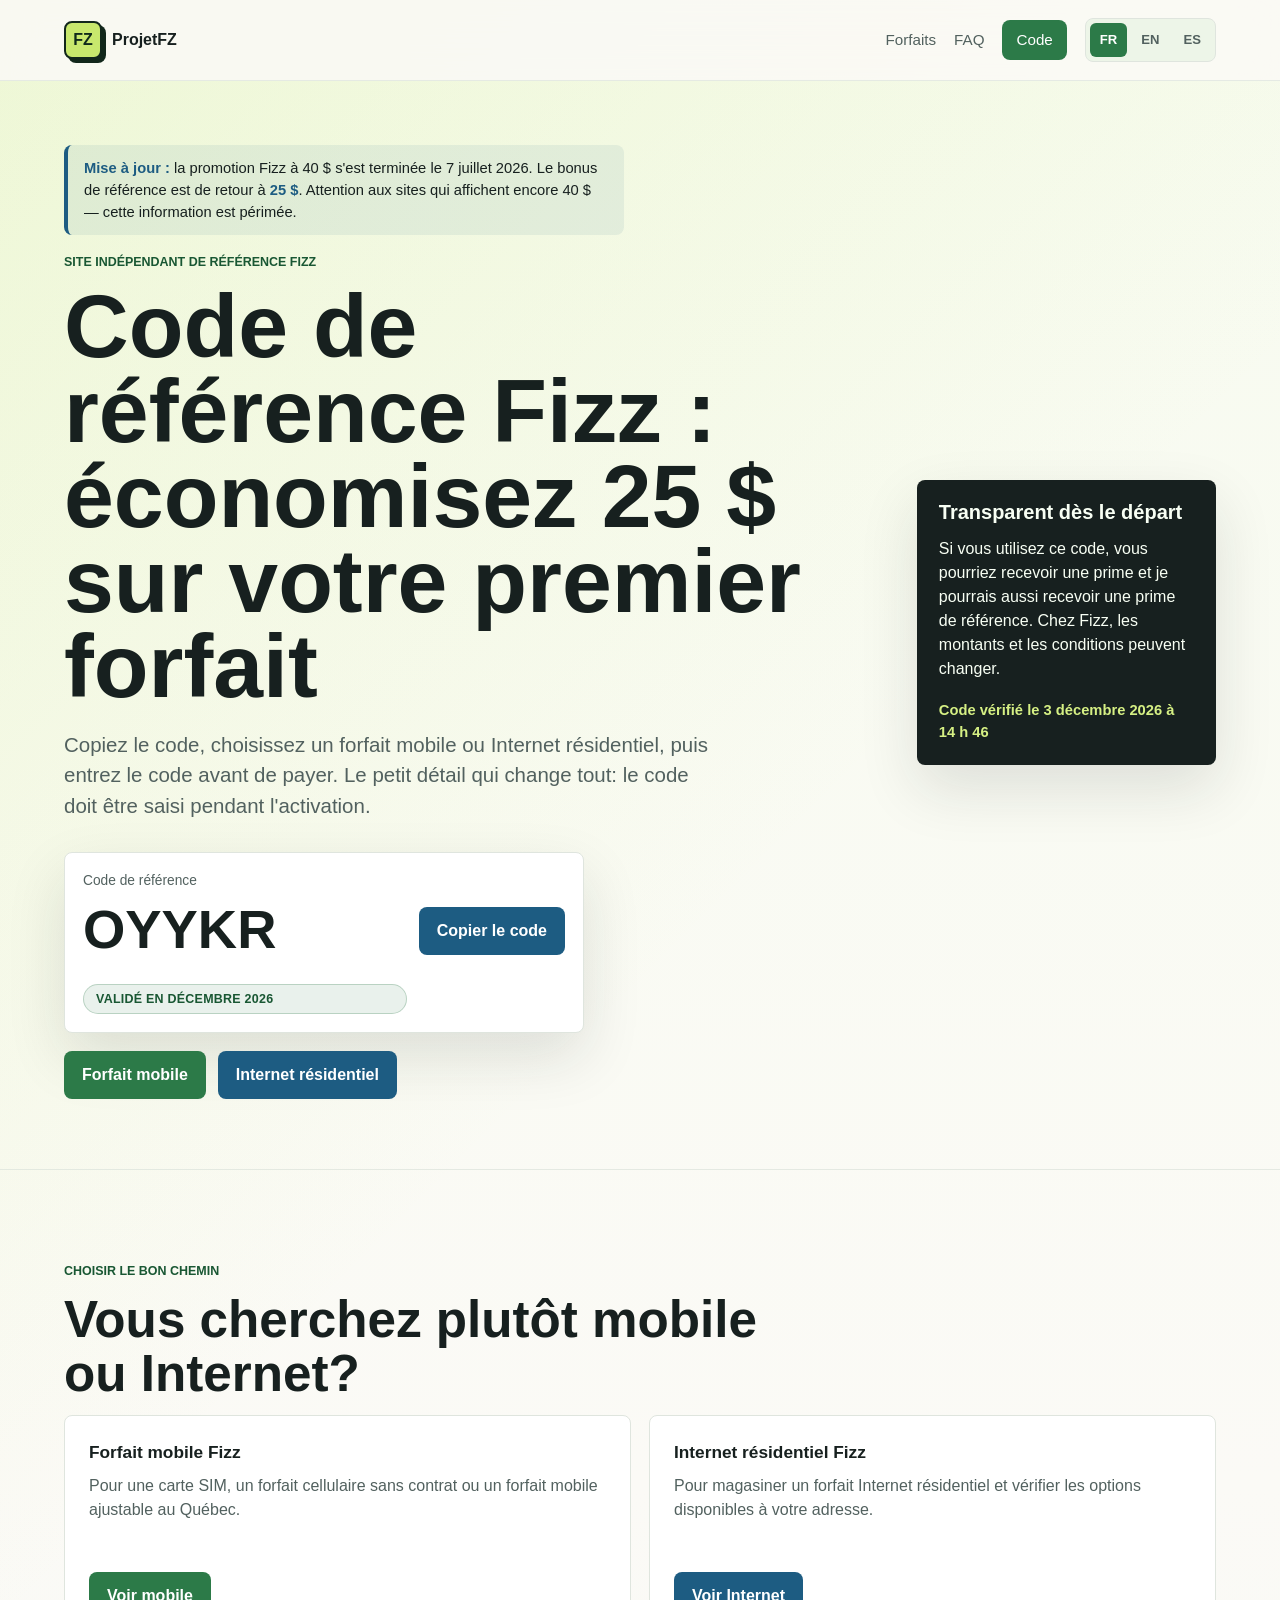
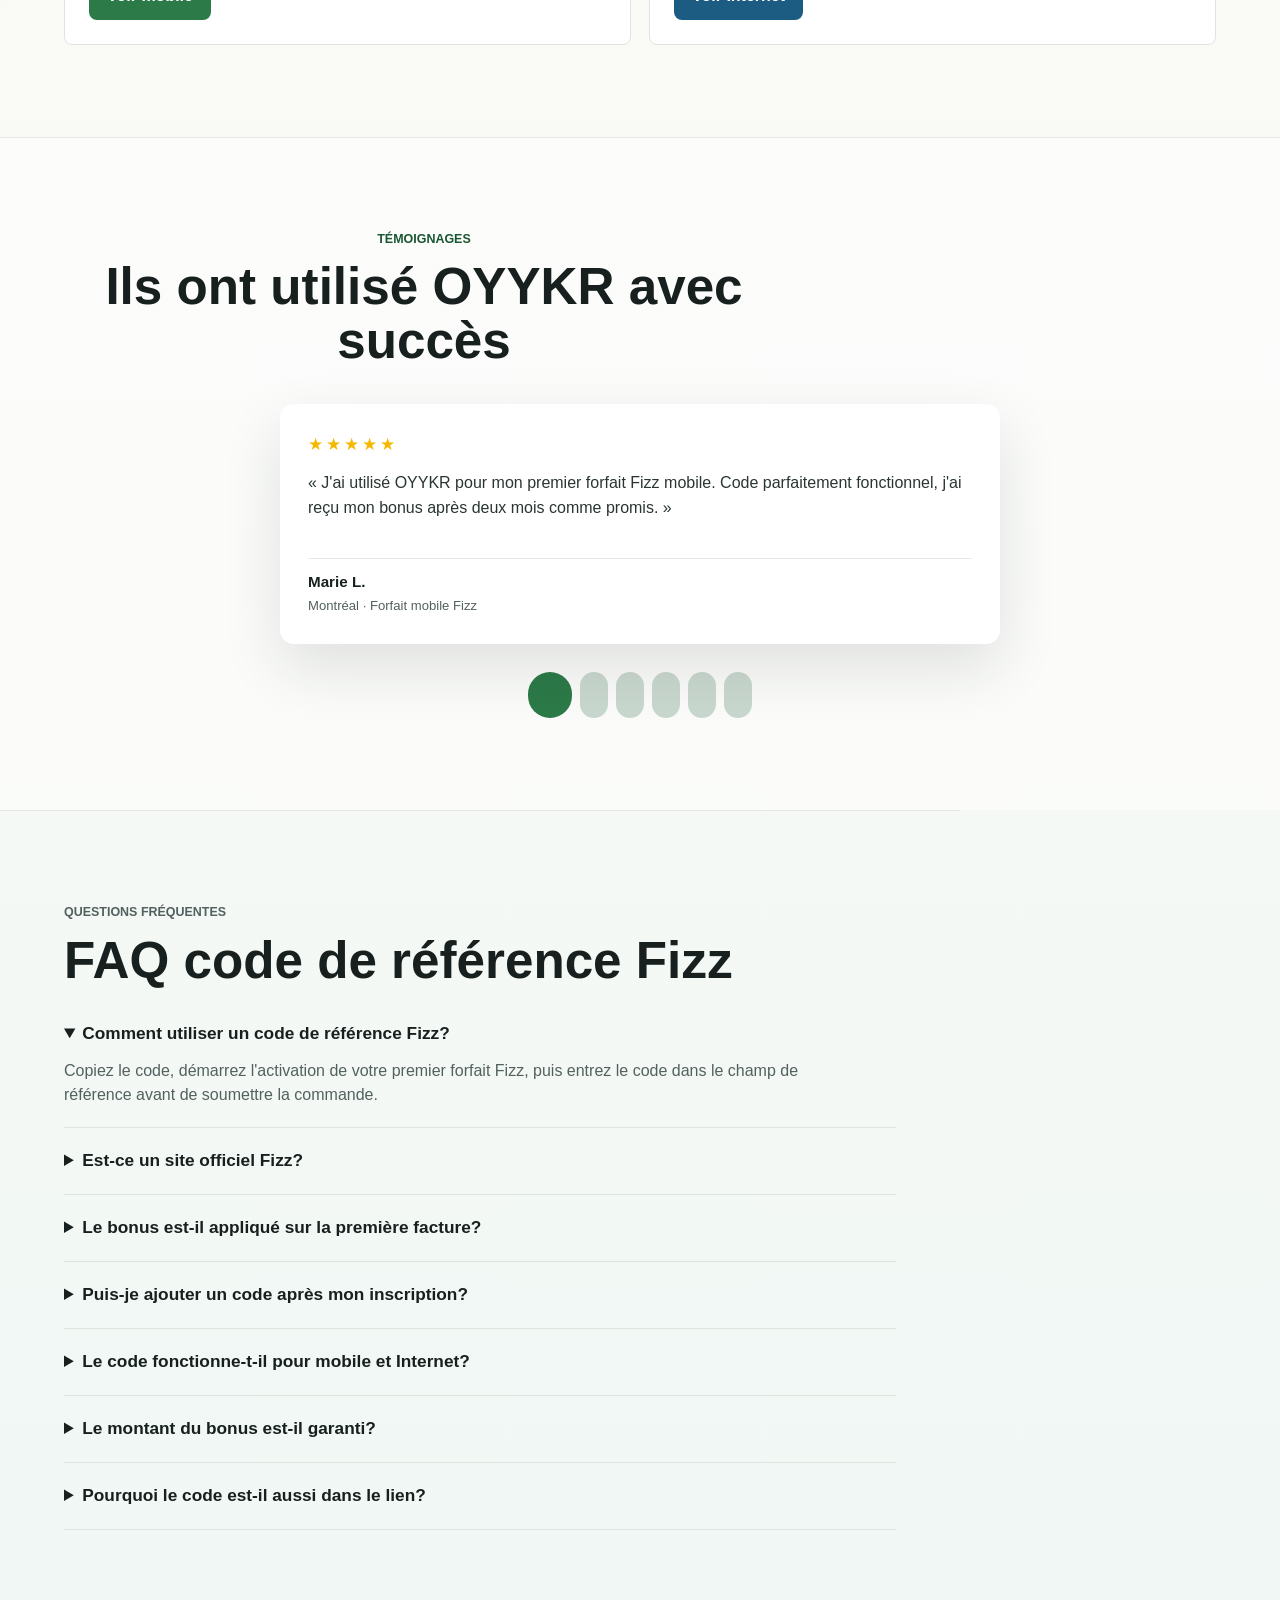
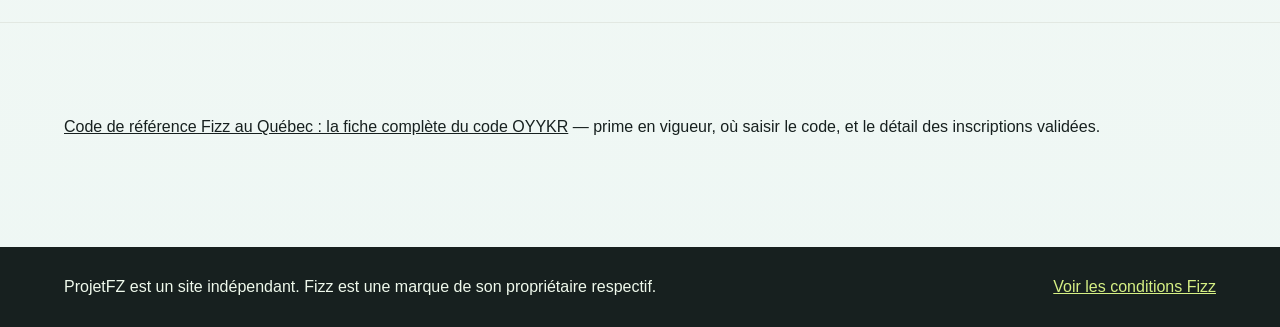
<file: index.html>
<!doctype html>
<html lang="fr-CA">
  <head>
    <meta charset="utf-8">
    <meta name="viewport" content="width=device-width, initial-scale=1">
    <!-- Google tag (gtag.js) -->
    <script async src="https://www.googletagmanager.com/gtag/js?id=G-JWGZDBQ38G"></script>
    <script>
      window.dataLayer = window.dataLayer || [];
      function gtag(){dataLayer.push(arguments);}
      gtag('js', new Date());

      gtag('config', 'G-JWGZDBQ38G');
    </script>
    <title>ProjetFZ | Redirection</title>
    <meta name="description" content="ProjetFZ vous redirige vers la version localisée du site.">
    <link rel="canonical" href="https://codereferencefizz.ca/fr/">
    <link rel="alternate" hreflang="fr-CA" href="https://codereferencefizz.ca/fr/">
    <link rel="alternate" hreflang="en-US" href="https://codereferencefizz.ca/en/">
    <link rel="alternate" hreflang="es-ES" href="https://codereferencefizz.ca/es/">
    <link rel="alternate" hreflang="x-default" href="https://codereferencefizz.ca/fr/">
    <meta http-equiv="refresh" content="2; url=fr/">
    <style>
      body {
        margin: 0;
        min-height: 100vh;
        display: grid;
        place-items: center;
        background: #fbfaf6;
        color: #17201f;
        font-family: "Aptos", "Segoe UI", sans-serif;
      }

      main {
        max-width: 560px;
        padding: 32px;
      }

      a {
        color: #195733;
        font-weight: 800;
      }
    </style>
    <script>
      const cultureMap = {
        fr: "fr",
        "fr-ca": "fr",
        "fr-fr": "fr",
        en: "en",
        "en-ca": "en",
        "en-us": "en",
        "en-gb": "en",
        es: "es",
        "es-ca": "es",
        "es-es": "es",
        "es-mx": "es",
        "es-us": "es"
      };

      function normalizeCulture(culture) {
        if (!culture) {
          return "";
        }

        const normalized = String(culture).trim().toLowerCase().replace(/_/g, "-");
        const language = normalized.slice(0, 2);
        return cultureMap[normalized] || cultureMap[language] || "";
      }

      function chooseLanguage() {
        const requestedCulture = new URLSearchParams(window.location.search).get("culture");
        const requestedLanguage = normalizeCulture(requestedCulture);

        if (requestedLanguage) {
          return requestedLanguage;
        }

        return "fr";
      }

      window.location.replace(`${chooseLanguage()}/`);
    </script>
  </head>
  <body>
    <main>
      <h1>ProjetFZ</h1>
      <p>Redirection vers la bonne langue...</p>
      <p>
        <a href="fr/">Français</a> |
        <a href="en/">English</a> |
        <a href="es/">Español</a>
      </p>
    </main>
  </body>
</html>
</file>
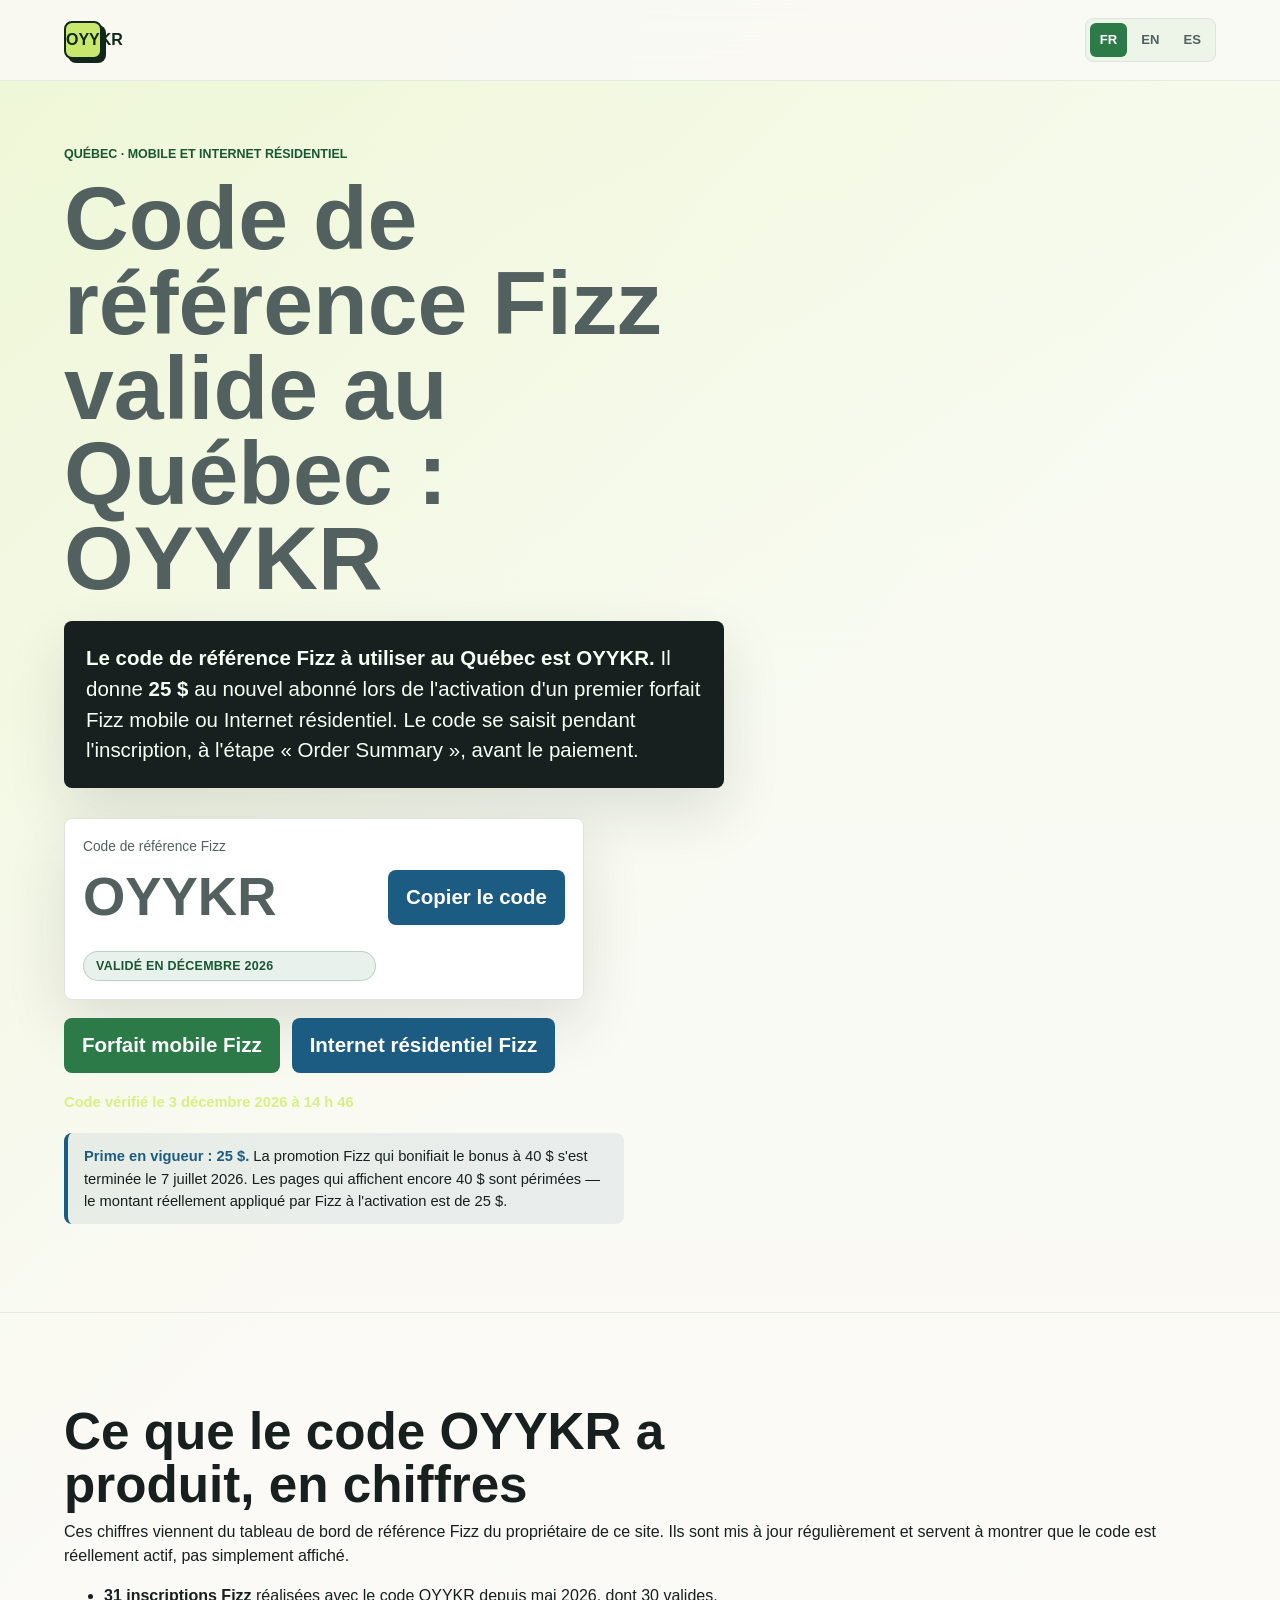
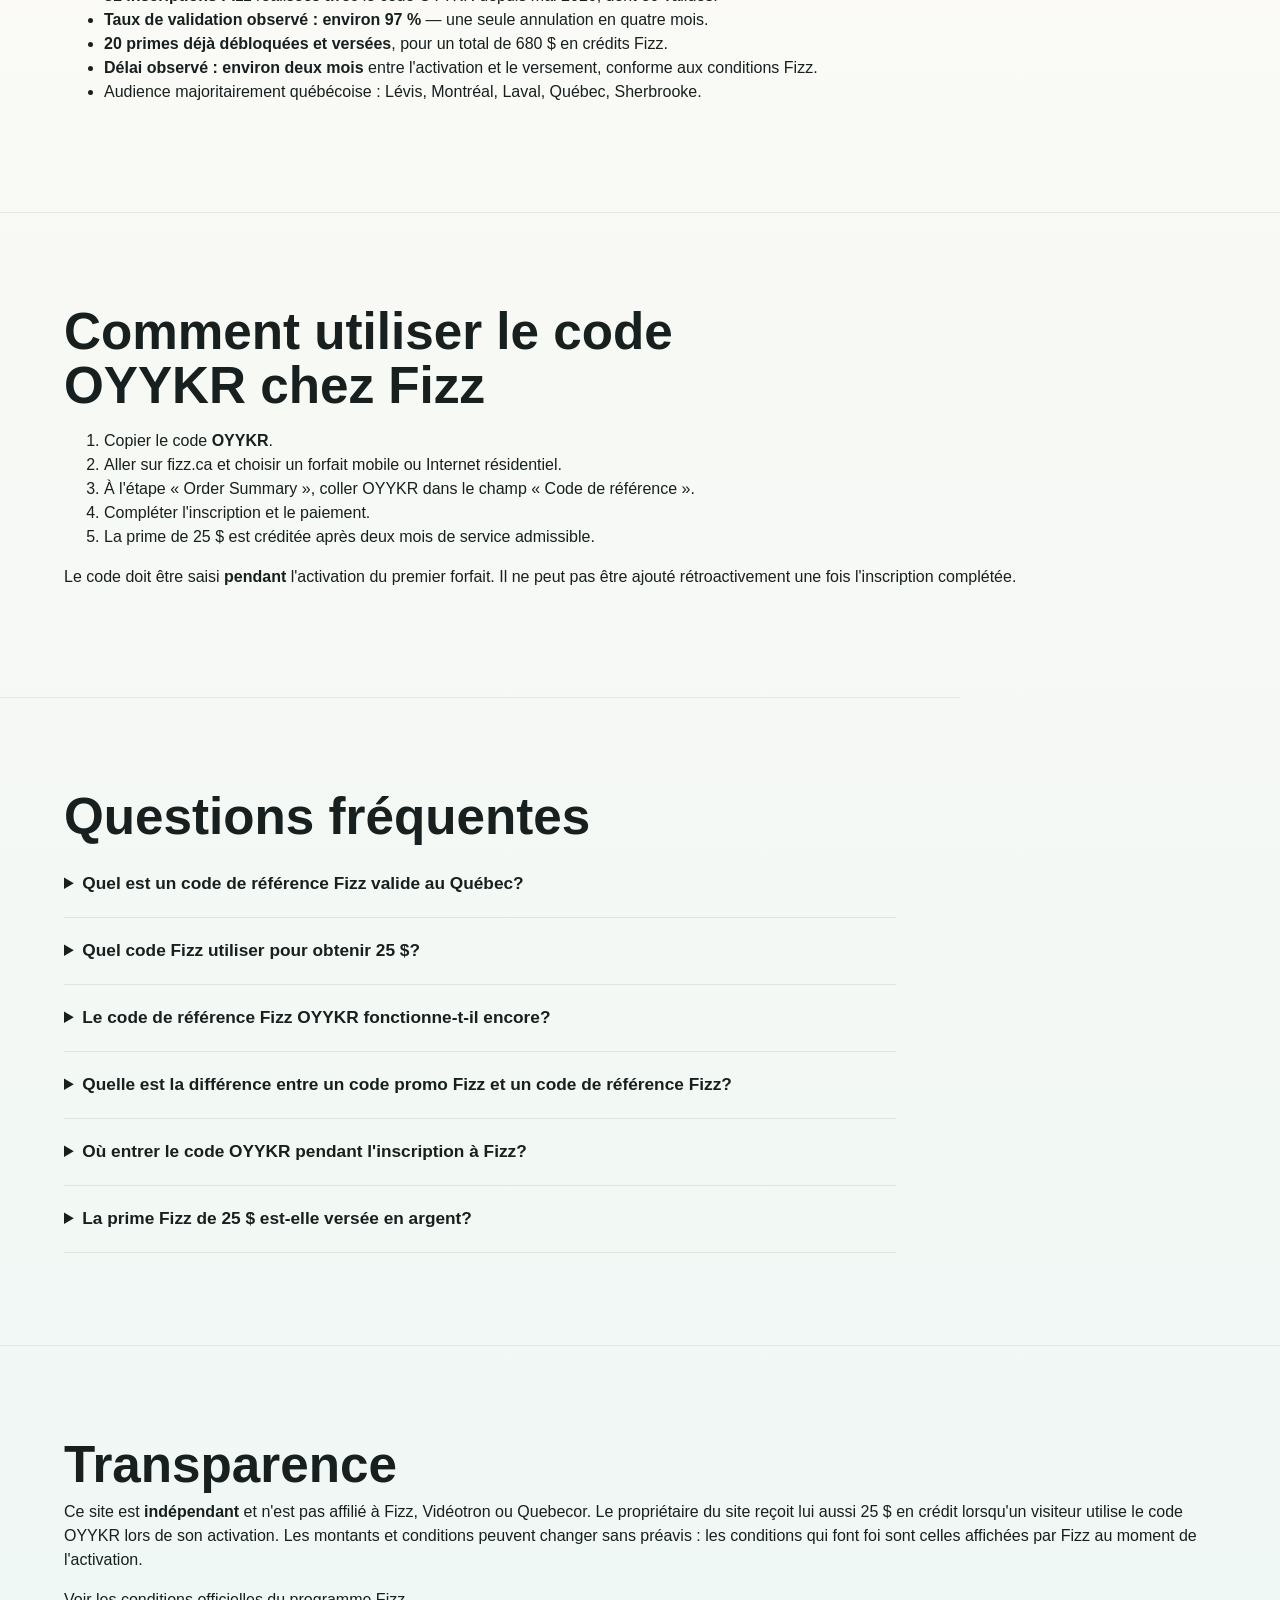
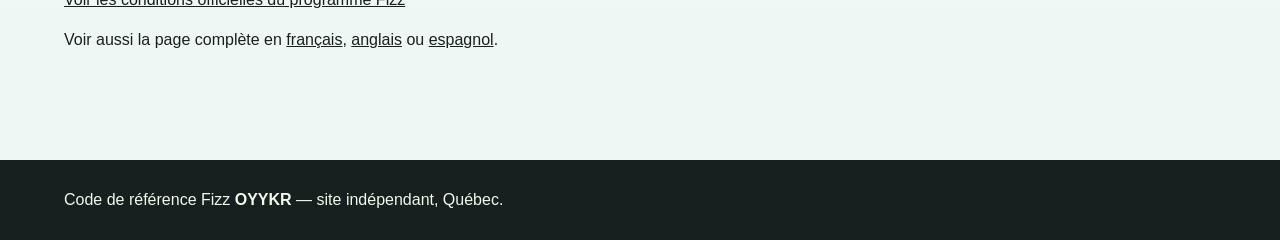
<file: code-reference-fizz-quebec/index.html>
<!doctype html>
<html lang="fr-CA">
  <head>
    <meta charset="utf-8">
    <meta name="viewport" content="width=device-width, initial-scale=1">
    <!-- Google tag (gtag.js) -->
    <script async src="https://www.googletagmanager.com/gtag/js?id=G-JWGZDBQ38G"></script>
    <script>
      window.dataLayer = window.dataLayer || [];
      function gtag(){dataLayer.push(arguments);}
      gtag('js', new Date());

      gtag('config', 'G-JWGZDBQ38G');
    </script>
    <title>Code de référence Fizz Québec : OYYKR (25 $)</title>
    <meta name="description" content="Le code de référence Fizz OYYKR donne 25 $ au Québec lors de l'activation d'un premier forfait mobile ou Internet Fizz. Code vérifié, 31 inscriptions depuis mai 2026.">
    <link rel="canonical" href="https://codereferencefizz.ca/code-reference-fizz-quebec/">
    <link rel="stylesheet" href="../styles.css">
    <meta property="og:title" content="Code de référence Fizz Québec : OYYKR (25 $)">
    <meta property="og:description" content="Code de référence Fizz vérifié pour le Québec : OYYKR. 25 $ à l'activation d'un premier forfait mobile ou Internet Fizz.">
    <meta property="og:type" content="article">
    <meta property="og:url" content="https://codereferencefizz.ca/code-reference-fizz-quebec/">
    <script type="application/ld+json">
      {
        "@context": "https://schema.org",
        "@graph": [
          {
            "@type": "WebPage",
            "@id": "https://codereferencefizz.ca/code-reference-fizz-quebec/#webpage",
            "url": "https://codereferencefizz.ca/code-reference-fizz-quebec/",
            "name": "Code de référence Fizz Québec : OYYKR (25 $)",
            "description": "Le code de référence Fizz OYYKR donne 25 $ au Québec lors de l'activation d'un premier forfait mobile ou Internet résidentiel Fizz.",
            "inLanguage": "fr-CA",
            "isPartOf": {"@id": "https://codereferencefizz.ca/#website"},
            "about": {"@id": "https://codereferencefizz.ca/#referral-code"},
            "publisher": {"@id": "https://codereferencefizz.ca/#organization"}
          },
          {
            "@type": "Thing",
            "@id": "https://codereferencefizz.ca/#referral-code",
            "name": "OYYKR",
            "alternateName": "Code de référence Fizz OYYKR",
            "description": "Code de référence Fizz valide au Québec. Donne 25 $ au nouvel abonné lors de l'activation d'un premier forfait mobile ou Internet résidentiel Fizz."
          },
          {
            "@type": "Organization",
            "@id": "https://codereferencefizz.ca/#organization",
            "name": "Code Référence Fizz",
            "url": "https://codereferencefizz.ca/",
            "description": "Site indépendant qui partage un code de référence Fizz vérifié pour le Québec.",
            "areaServed": [
              {"@type": "AdministrativeArea", "name": "Québec, Canada"}
            ]
          },
          {
            "@type": "FAQPage",
            "@id": "https://codereferencefizz.ca/code-reference-fizz-quebec/#faq",
            "mainEntity": [
              {
                "@type": "Question",
                "name": "Quel est un code de référence Fizz valide au Québec?",
                "acceptedAnswer": {
                  "@type": "Answer",
                  "text": "OYYKR est un code de référence Fizz utilisable au Québec. La prime de référence en vigueur est de 25 $, créditée après deux mois de service admissible."
                }
              },
              {
                "@type": "Question",
                "name": "Quel code Fizz utiliser pour obtenir 25 $?",
                "acceptedAnswer": {
                  "@type": "Answer",
                  "text": "Le code OYYKR donne accès à la prime de référence de 25 $ en vigueur au moment de l'activation d'un premier forfait Fizz, sous réserve des conditions de Fizz."
                }
              },
              {
                "@type": "Question",
                "name": "Le code de référence Fizz OYYKR fonctionne-t-il encore?",
                "acceptedAnswer": {
                  "@type": "Answer",
                  "text": "Oui. Le code OYYKR a servi à 31 inscriptions Fizz depuis mai 2026, dont 30 validées par Fizz, soit un taux d'environ 97 %. Le lien de référence est retesté régulièrement."
                }
              },
              {
                "@type": "Question",
                "name": "Quelle est la différence entre un code promo Fizz et un code de référence Fizz?",
                "acceptedAnswer": {
                  "@type": "Answer",
                  "text": "Fizz n'a pas de système de code promo distinct. Le programme officiel pour obtenir un rabais à l'inscription est le code de référence, comme OYYKR. Les recherches « code promo Fizz » et « code de référence Fizz » visent donc la même chose."
                }
              },
              {
                "@type": "Question",
                "name": "Où entrer le code OYYKR pendant l'inscription à Fizz?",
                "acceptedAnswer": {
                  "@type": "Answer",
                  "text": "À l'étape « Order Summary » de l'activation, dans le champ « Code de référence », avant de payer. Le code ne peut pas être ajouté après coup."
                }
              },
              {
                "@type": "Question",
                "name": "La prime Fizz de 25 $ est-elle versée en argent?",
                "acceptedAnswer": {
                  "@type": "Answer",
                  "text": "Non. La prime de référence Fizz est appliquée en crédit sur le compte Fizz, pas versée en argent comptant. Elle apparaît après deux mois de service admissible."
                }
              }
            ]
          }
        ]
      }
    </script>
  </head>
  <body>
    <header class="site-header">
      <div class="brand">
        <span class="brand-mark">OYYKR</span>
      </div>
      <div class="header-actions">
        <div class="language-switcher">
          <a class="language-link is-active" href="/code-reference-fizz-quebec/">FR</a>
          <a class="language-link" href="/en/">EN</a>
          <a class="language-link" href="/es/">ES</a>
        </div>
      </div>
    </header>

    <main>
      <section class="hero">
        <div class="hero-content">
          <div class="hero-copy">
            <p class="eyebrow">Québec · Mobile et Internet résidentiel</p>
            <h1 id="hero-title">Code de référence Fizz valide au Québec : OYYKR</h1>

            <p class="hero-note">
              <strong>Le code de référence Fizz à utiliser au Québec est OYYKR.</strong>
              Il donne <strong>25 $</strong> au nouvel abonné lors de l'activation d'un premier forfait
              Fizz mobile ou Internet résidentiel. Le code se saisit pendant l'inscription, à l'étape
              « Order Summary », avant le paiement.
            </p>

            <div class="code-panel">
              <span class="code-label">Code de référence Fizz</span>
              <strong class="referral-code" data-referral-code>OYYKR</strong>
              <button class="copy-button" type="button" data-copy-code data-copied-text="Code copié">Copier le code</button>
              <span class="validation-badge" data-validation-badge data-locale="fr" data-template="Validé en {month} {year}">Validé ce mois-ci</span>
            </div>

            <div class="hero-actions conversion-actions">
              <a class="primary-button mobile-button" data-fizz-link="https://fizz.ca/fr/forfait-mobile" data-track-event="click_mobile" href="https://fizz.ca/fr/forfait-mobile?ref=OYYKR" rel="nofollow sponsored noopener noreferrer" target="_blank">Forfait mobile Fizz</a>
              <a class="primary-button internet-button" data-fizz-link="https://fizz.ca/fr/internet" data-track-event="click_internet" href="https://fizz.ca/fr/internet?ref=OYYKR" rel="nofollow sponsored noopener noreferrer" target="_blank">Internet résidentiel Fizz</a>
            </div>

            <p>
              <span class="verification-date" data-verification-date data-locale="fr" data-template="Code vérifié le {date} à {time}">Code vérifié récemment</span>
            </p>

            <div class="promo-ended-notice" role="note">
              <strong>Prime en vigueur : 25 $.</strong> La promotion Fizz qui bonifiait le bonus à 40 $ s'est
              terminée le 7 juillet 2026. Les pages qui affichent encore 40 $ sont périmées — le montant
              réellement appliqué par Fizz à l'activation est de 25 $.
            </div>
          </div>
        </div>
      </section>

      <section class="section">
        <h2 class="section-heading">Ce que le code OYYKR a produit, en chiffres</h2>
        <p>
          Ces chiffres viennent du tableau de bord de référence Fizz du propriétaire de ce site.
          Ils sont mis à jour régulièrement et servent à montrer que le code est réellement actif,
          pas simplement affiché.
        </p>
        <ul>
          <li><strong>31 inscriptions Fizz</strong> réalisées avec le code OYYKR depuis mai 2026, dont 30 valides.</li>
          <li><strong>Taux de validation observé : environ 97 %</strong> — une seule annulation en quatre mois.</li>
          <li><strong>20 primes déjà débloquées et versées</strong>, pour un total de 680 $ en crédits Fizz.</li>
          <li><strong>Délai observé : environ deux mois</strong> entre l'activation et le versement, conforme aux conditions Fizz.</li>
          <li>Audience majoritairement québécoise : Lévis, Montréal, Laval, Québec, Sherbrooke.</li>
        </ul>
      </section>

      <section class="section">
        <h2 class="section-heading">Comment utiliser le code OYYKR chez Fizz</h2>
        <ol>
          <li>Copier le code <strong data-referral-code>OYYKR</strong>.</li>
          <li>Aller sur fizz.ca et choisir un forfait mobile ou Internet résidentiel.</li>
          <li>À l'étape « Order Summary », coller OYYKR dans le champ « Code de référence ».</li>
          <li>Compléter l'inscription et le paiement.</li>
          <li>La prime de 25 $ est créditée après deux mois de service admissible.</li>
        </ol>
        <p>
          Le code doit être saisi <strong>pendant</strong> l'activation du premier forfait. Il ne peut pas
          être ajouté rétroactivement une fois l'inscription complétée.
        </p>
      </section>

      <section class="section faq">
        <h2 class="section-heading">Questions fréquentes</h2>

        <details>
          <summary>Quel est un code de référence Fizz valide au Québec?</summary>
          <p>OYYKR est un code de référence Fizz utilisable au Québec. La prime de référence en vigueur est de 25 $, créditée après deux mois de service admissible.</p>
        </details>

        <details>
          <summary>Quel code Fizz utiliser pour obtenir 25 $?</summary>
          <p>Le code OYYKR donne accès à la prime de référence de 25 $ en vigueur au moment de l'activation d'un premier forfait Fizz, sous réserve des conditions de Fizz.</p>
        </details>

        <details>
          <summary>Le code de référence Fizz OYYKR fonctionne-t-il encore?</summary>
          <p>Oui. Le code OYYKR a servi à 31 inscriptions Fizz depuis mai 2026, dont 30 validées par Fizz, soit un taux d'environ 97 %. Le lien de référence est retesté régulièrement.</p>
        </details>

        <details>
          <summary>Quelle est la différence entre un code promo Fizz et un code de référence Fizz?</summary>
          <p>Fizz n'a pas de système de code promo distinct. Le programme officiel pour obtenir un rabais à l'inscription est le code de référence, comme OYYKR. Les recherches « code promo Fizz » et « code de référence Fizz » visent donc la même chose.</p>
        </details>

        <details>
          <summary>Où entrer le code OYYKR pendant l'inscription à Fizz?</summary>
          <p>À l'étape « Order Summary » de l'activation, dans le champ « Code de référence », avant de payer. Le code ne peut pas être ajouté après coup.</p>
        </details>

        <details>
          <summary>La prime Fizz de 25 $ est-elle versée en argent?</summary>
          <p>Non. La prime de référence Fizz est appliquée en <strong>crédit sur le compte Fizz</strong>, pas versée en argent comptant. Elle apparaît après deux mois de service admissible.</p>
        </details>
      </section>

      <section class="section">
        <h2 class="section-heading">Transparence</h2>
        <p>
          Ce site est <strong>indépendant</strong> et n'est pas affilié à Fizz, Vidéotron ou Quebecor.
          Le propriétaire du site reçoit lui aussi 25 $ en crédit lorsqu'un visiteur utilise le code OYYKR
          lors de son activation. Les montants et conditions peuvent changer sans préavis : les conditions
          qui font foi sont celles affichées par Fizz au moment de l'activation.
        </p>
        <p>
          <a data-fizz-link="https://fizz.ca/fr/inviter-des-amis" href="https://fizz.ca/fr/inviter-des-amis?ref=OYYKR" rel="nofollow sponsored noopener noreferrer" target="_blank">Voir les conditions officielles du programme Fizz</a>
        </p>
        <p>
          Voir aussi la page complète en <a href="/fr/">français</a>,
          <a href="/en/">anglais</a> ou <a href="/es/">espagnol</a>.
        </p>
      </section>
    </main>

    <footer class="site-footer">
      <p>Code de référence Fizz <strong data-referral-code>OYYKR</strong> — site indépendant, Québec.</p>
    </footer>

    <div class="sticky-conversion">
      <div class="sticky-code">
        <strong data-referral-code>OYYKR</strong>
      </div>
      <button type="button" data-copy-code data-copied-text="Copié">Copier</button>
    </div>

    <script src="../script.js"></script>
  </body>
</html>
</file>
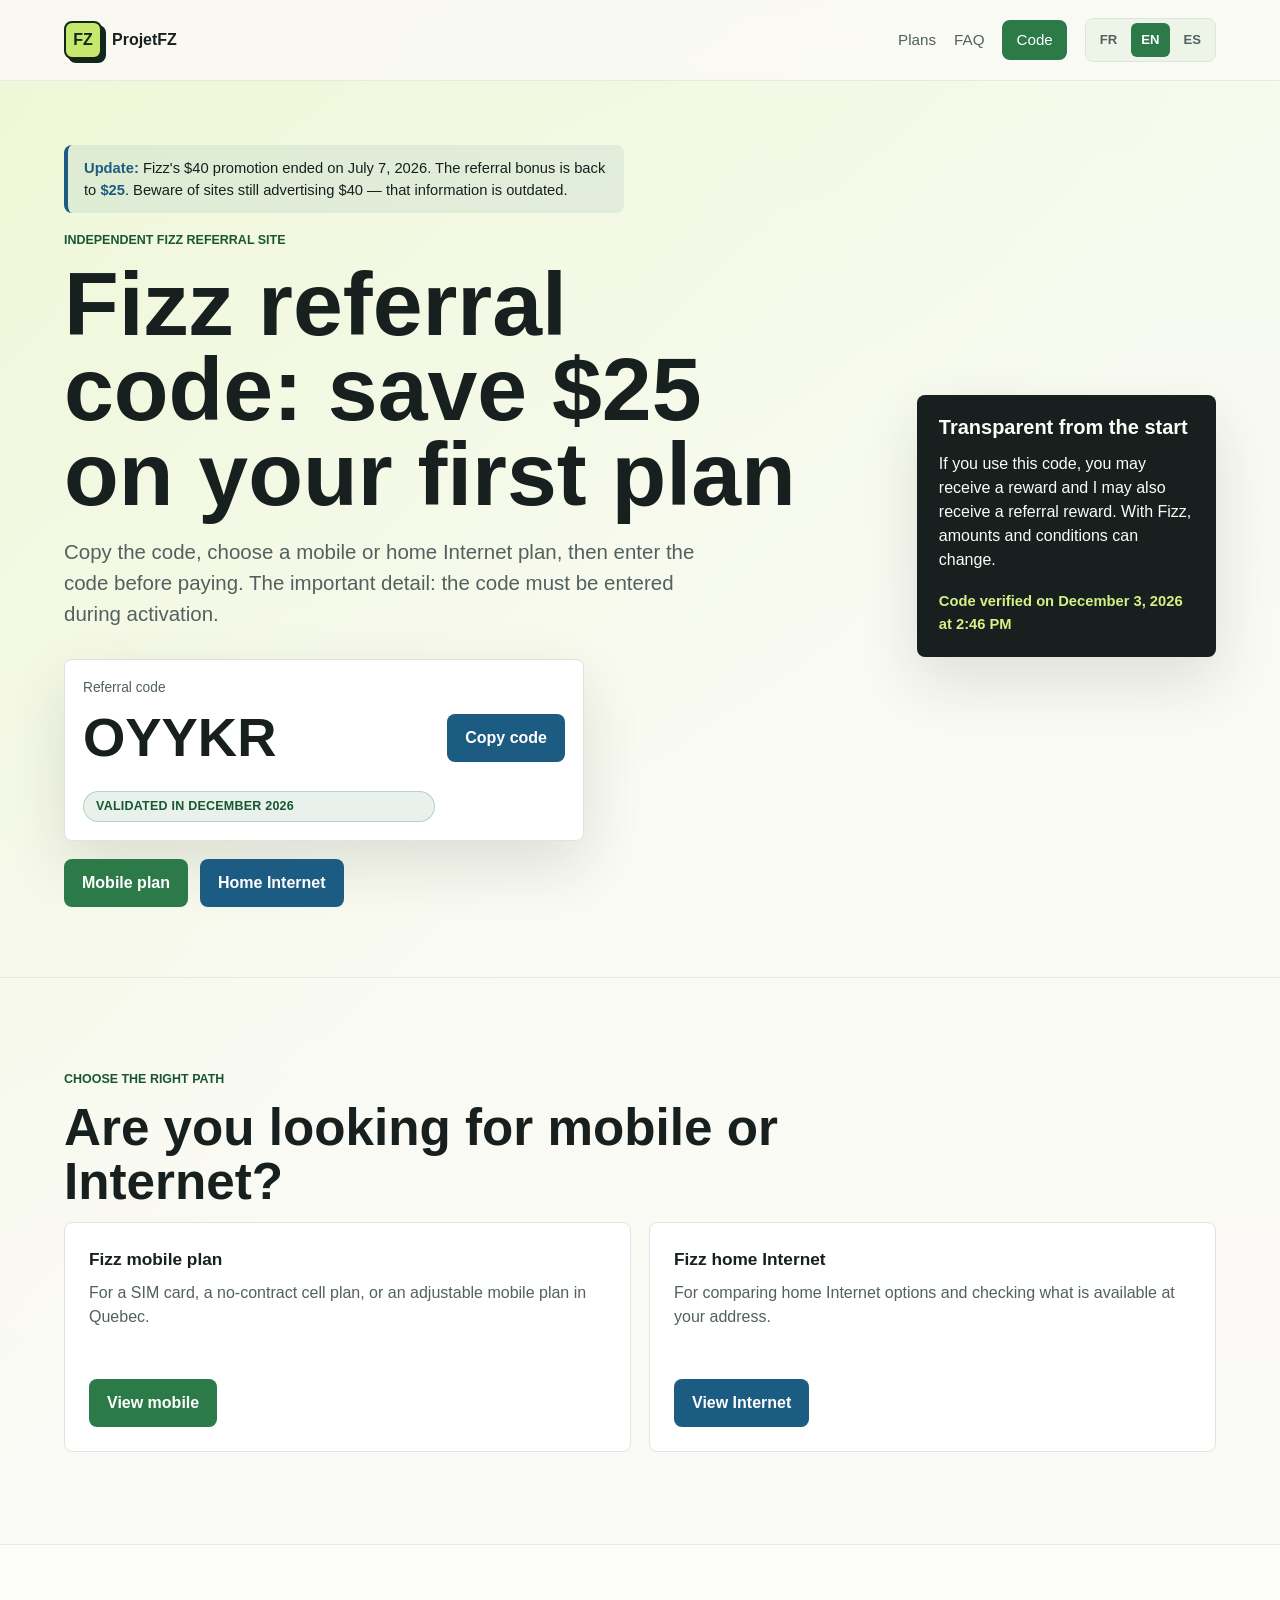
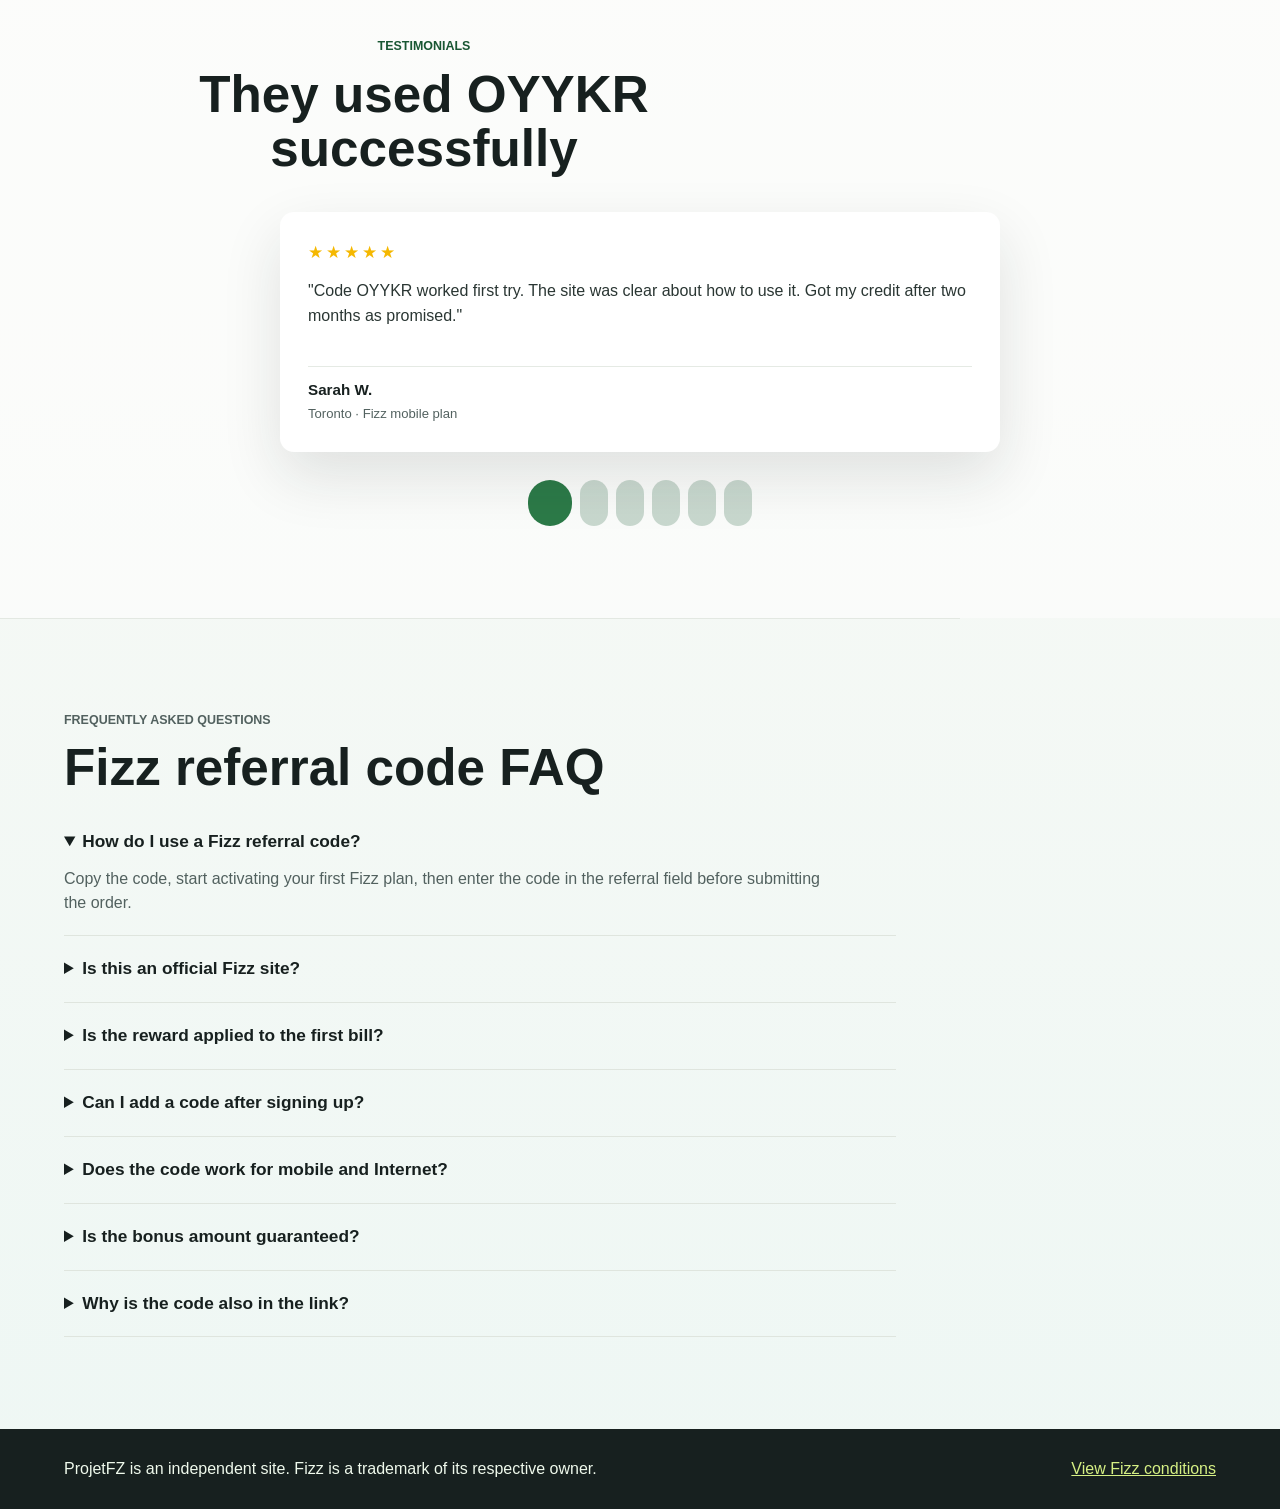
<file: en/index.html>
<!doctype html>
<html lang="en-US">
  <head>
    <meta charset="utf-8">
    <meta name="viewport" content="width=device-width, initial-scale=1">
    <!-- Google tag (gtag.js) -->
    <script async src="https://www.googletagmanager.com/gtag/js?id=G-JWGZDBQ38G"></script>
    <script>
      window.dataLayer = window.dataLayer || [];
      function gtag(){dataLayer.push(arguments);}
      gtag('js', new Date());

      gtag('config', 'G-JWGZDBQ38G');
    </script>
    <title>Fizz referral code $25 | ProjetFZ</title>
    <meta name="description" content="Copy a Fizz referral code, choose mobile or home Internet, then enter the code before paying for your first plan.">
    <link rel="canonical" href="https://codereferencefizz.ca/en/">
    <link rel="alternate" hreflang="fr-CA" href="https://codereferencefizz.ca/fr/">
    <link rel="alternate" hreflang="en-US" href="https://codereferencefizz.ca/en/">
    <link rel="alternate" hreflang="es-ES" href="https://codereferencefizz.ca/es/">
    <link rel="alternate" hreflang="x-default" href="https://codereferencefizz.ca/fr/">
    <link rel="stylesheet" href="../styles.css">
    <meta property="og:title" content="Fizz referral code $25">
    <meta property="og:description" content="Copy the code, choose mobile or home Internet, then enter the code during Fizz activation.">
    <meta property="og:type" content="website">
    <meta property="og:url" content="https://codereferencefizz.ca/en/">
    <script type="application/ld+json">
      {
        "@context": "https://schema.org",
        "@graph": [
          {
            "@type": "Organization",
            "@id": "https://codereferencefizz.ca/#organization",
            "name": "Code Référence Fizz",
            "alternateName": "codereferencefizz.ca",
            "url": "https://codereferencefizz.ca/",
            "description": "Independent site that shares a verified Fizz referral code to save $25 on a first Fizz mobile or home Internet plan in Quebec and Ontario.",
            "areaServed": [
              {"@type": "AdministrativeArea", "name": "Quebec, Canada"},
              {"@type": "AdministrativeArea", "name": "Ontario, Canada"}
            ],
            "knowsAbout": [
              "Fizz referral code",
              "Fizz promo code",
              "Fizz referral program",
              "Fizz mobile plan",
              "Fizz home Internet",
              "Quebec telecommunications savings"
            ]
          },
          {
            "@type": "WebSite",
            "@id": "https://codereferencefizz.ca/#website",
            "url": "https://codereferencefizz.ca/",
            "name": "Code Référence Fizz",
            "description": "Verified Fizz referral code OYYKR — $25 bonus on a first Fizz mobile or home Internet plan.",
            "inLanguage": ["fr-CA", "en-US", "es-ES"],
            "publisher": {"@id": "https://codereferencefizz.ca/#organization"}
          },
          {
            "@type": "WebPage",
            "@id": "https://codereferencefizz.ca/en/#webpage",
            "url": "https://codereferencefizz.ca/en/",
            "name": "Fizz referral code $25: OYYKR verified",
            "description": "Copy the Fizz referral code OYYKR, choose mobile or home Internet, then enter the code before paying for your first plan.",
            "inLanguage": "en-US",
            "isPartOf": {"@id": "https://codereferencefizz.ca/#website"},
            "about": {
              "@type": "Thing",
              "name": "Fizz referral code OYYKR",
              "description": "Fizz referral code that gives $25 to the new subscriber and $25 to the referrer when used during activation of the first Fizz mobile or Internet plan."
            },
            "lastReviewed": "2026-06-02",
            "datePublished": "2026-05-07",
            "dateModified": "2026-06-02"
          }
        ]
      }
    </script>
    <script type="application/ld+json">
      {
        "@context": "https://schema.org",
        "@type": "FAQPage",
        "mainEntity": [
          {
            "@type": "Question",
            "name": "How do I use a Fizz referral code?",
            "acceptedAnswer": {
              "@type": "Answer",
              "text": "Copy the code, start activating your first Fizz mobile or Internet plan, then enter the code in the referral field before submitting the order."
            }
          },
          {
            "@type": "Question",
            "name": "Can I add a code after signing up?",
            "acceptedAnswer": {
              "@type": "Answer",
              "text": "Fizz indicates that the code must be entered during activation of the first plan. It generally cannot be added retroactively."
            }
          },
          {
            "@type": "Question",
            "name": "When is the Fizz referral reward applied?",
            "acceptedAnswer": {
              "@type": "Answer",
              "text": "According to Fizz conditions, the reward is generally applied after the new member has completed two months of eligible service."
            }
          }
        ]
      }
    </script>
  </head>
  <body>
    <header class="site-header">
      <a class="brand" href="#top" aria-label="ProjetFZ home">
        <span class="brand-mark">FZ</span>
        <span>ProjetFZ</span>
      </a>
      <div class="header-actions">
        <nav class="nav" aria-label="Main navigation">
          <a href="#plans">Plans</a>
          <a href="#faq">FAQ</a>
          <a class="nav-cta" href="#code">Code</a>
        </nav>
        <div class="language-switcher" aria-label="Choose language">
          <a class="language-link" href="../fr/">FR</a>
          <a class="language-link is-active" href="../en/">EN</a>
          <a class="language-link" href="../es/">ES</a>
        </div>
      </div>
    </header>

    <main id="top">
      <section class="hero" aria-labelledby="hero-title">
        <div class="hero-content">
          <div class="promo-ended-notice" role="note">
            <strong>Update:</strong> Fizz's $40 promotion ended on July 7, 2026. The referral bonus is back to <strong>$25</strong>. Beware of sites still advertising $40 — that information is outdated.
          </div>
          <p class="eyebrow">Independent Fizz referral site</p>
          <h1 id="hero-title">Fizz referral code: save $25 on your first plan</h1>
          <p class="hero-copy">
            Copy the code, choose a mobile or home Internet plan, then enter the code before paying. The important detail: the code must be entered during activation.
          </p>

          <div id="code" class="code-panel" aria-label="Referral code">
            <span class="code-label">Referral code</span>
            <strong class="referral-code" data-referral-code>OYYKR</strong>
            <button class="copy-button" type="button" data-copy-code data-copied-text="Code copied">Copy code</button>
            <span class="validation-badge" data-validation-badge data-locale="en" data-template="Validated in {month} {year}">Validated this month</span>
          </div>

          <div class="hero-actions conversion-actions" aria-label="Choose a Fizz plan">
            <a class="primary-button mobile-button" data-fizz-link="https://fizz.ca/en/mobile" data-track-event="click_mobile" href="https://fizz.ca/en/mobile?ref=OYYKR" rel="nofollow sponsored noopener noreferrer" target="_blank">Mobile plan</a>
            <a class="primary-button internet-button" data-fizz-link="https://fizz.ca/en/internet" data-track-event="click_internet" href="https://fizz.ca/en/internet?ref=OYYKR" rel="nofollow sponsored noopener noreferrer" target="_blank">Home Internet</a>
          </div>
        </div>

        <aside class="hero-note" aria-label="Transparency note">
          <h2>Transparent from the start</h2>
          <p>
            If you use this code, you may receive a reward and I may also receive a referral reward. With Fizz, amounts and conditions can change.
          </p>
          <span class="verification-date" data-verification-date data-locale="en" data-template="Code verified on {date} at {time}">Code verified recently</span>
        </aside>
      </section>

      <section id="plans" class="section" aria-labelledby="plans-title">
        <div class="section-heading">
          <p class="eyebrow">Choose the right path</p>
          <h2 id="plans-title">Are you looking for mobile or Internet?</h2>
        </div>
        <div class="choice-grid">
          <article class="choice-card">
            <div>
              <h3>Fizz mobile plan</h3>
              <p>For a SIM card, a no-contract cell plan, or an adjustable mobile plan in Quebec.</p>
            </div>
            <a class="primary-button mobile-button" data-fizz-link="https://fizz.ca/en/mobile" data-track-event="click_mobile" href="https://fizz.ca/en/mobile?ref=OYYKR" rel="nofollow sponsored noopener noreferrer" target="_blank">View mobile</a>
          </article>
          <article class="choice-card">
            <div>
              <h3>Fizz home Internet</h3>
              <p>For comparing home Internet options and checking what is available at your address.</p>
            </div>
            <a class="primary-button internet-button" data-fizz-link="https://fizz.ca/en/internet" data-track-event="click_internet" href="https://fizz.ca/en/internet?ref=OYYKR" rel="nofollow sponsored noopener noreferrer" target="_blank">View Internet</a>
          </article>
        </div>
      </section>

      <section id="reviews" class="reviews-section" aria-labelledby="reviews-title">
        <div class="section-heading">
          <p class="eyebrow">Testimonials</p>
          <h2 id="reviews-title">They used OYYKR successfully</h2>
        </div>
        <div class="reviews-carousel" data-reviews-carousel>
          <div class="reviews-track">
            <article class="review-card">
              <div class="review-stars" aria-label="5 out of 5 stars">★★★★★</div>
              <p class="review-text">"Code OYYKR worked first try. The site was clear about how to use it. Got my credit after two months as promised."</p>
              <div class="review-author">
                <strong>Sarah W.</strong>
                <span>Toronto · Fizz mobile plan</span>
              </div>
            </article>
            <article class="review-card">
              <div class="review-stars" aria-label="5 out of 5 stars">★★★★★</div>
              <p class="review-text">"Verified the code OYYKR myself. Bonus applied without any issues. Easy and transparent process."</p>
              <div class="review-author">
                <strong>Michael R.</strong>
                <span>Ottawa · Fizz mobile plan</span>
              </div>
            </article>
            <article class="review-card">
              <div class="review-stars" aria-label="5 out of 5 stars">★★★★★</div>
              <p class="review-text">"Activated my Fizz Internet plan with OYYKR. Smooth and easy process from start to finish, exactly as described."</p>
              <div class="review-author">
                <strong>Emma T.</strong>
                <span>Montreal · Fizz home Internet</span>
              </div>
            </article>
            <article class="review-card">
              <div class="review-stars" aria-label="5 out of 5 stars">★★★★★</div>
              <p class="review-text">"Was hesitant about referral codes but OYYKR is legit. Saved money on my first plan, applied exactly as promised."</p>
              <div class="review-author">
                <strong>David K.</strong>
                <span>Kingston · Fizz mobile plan</span>
              </div>
            </article>
            <article class="review-card">
              <div class="review-stars" aria-label="5 out of 5 stars">★★★★★</div>
              <p class="review-text">"Quick and easy. OYYKR worked at checkout, got my credit on schedule after the two-month service requirement."</p>
              <div class="review-author">
                <strong>Rachel D.</strong>
                <span>Mississauga · Fizz mobile plan</span>
              </div>
            </article>
            <article class="review-card">
              <div class="review-stars" aria-label="5 out of 5 stars">★★★★★</div>
              <p class="review-text">"Confirmed working. Used OYYKR for a Fizz mobile plan last week, received my bonus on the first eligible billing cycle."</p>
              <div class="review-author">
                <strong>James B.</strong>
                <span>Quebec City · Fizz mobile plan</span>
              </div>
            </article>
          </div>
          <div class="reviews-dots" aria-label="Testimonials navigation"></div>
        </div>
      </section>

      <section id="faq" class="section faq" aria-labelledby="faq-title">
        <p class="eyebrow">Frequently asked questions</p>
        <h2 id="faq-title">Fizz referral code FAQ</h2>
        <details open>
          <summary>How do I use a Fizz referral code?</summary>
          <p>Copy the code, start activating your first Fizz plan, then enter the code in the referral field before submitting the order.</p>
        </details>
        <details>
          <summary>Is this an official Fizz site?</summary>
          <p>No. ProjetFZ is an independent site that shares a Fizz referral code. The final conditions are always the ones shown by Fizz.</p>
        </details>
        <details>
          <summary>Is the reward applied to the first bill?</summary>
          <p>Fizz indicates that the reward is generally applied after the new member has completed two months of eligible service, so it is not always an immediate discount.</p>
        </details>
        <details>
          <summary>Can I add a code after signing up?</summary>
          <p>Fizz indicates that the code must be entered during activation of the first plan; it generally cannot be added retroactively.</p>
        </details>
        <details>
          <summary>Does the code work for mobile and Internet?</summary>
          <p>The Fizz referral program may apply to an eligible first plan. Always verify the conditions shown by Fizz before completing the subscription.</p>
        </details>
        <details>
          <summary>Is the bonus amount guaranteed?</summary>
          <p>No. The amount varies with Fizz promotions (usually $25, sometimes boosted during limited-time offers — the latest, at $40, ended on July 7, 2026). The current amount is $25. This page shows the value in effect at the time of the latest check.</p>
        </details>
        <details>
          <summary>Why is the code also in the link?</summary>
          <p>The link adds the referral parameter to make the flow easier, but keep the copied code available in case Fizz asks you to paste it during activation.</p>
        </details>
      </section>
    </main>

    <footer class="site-footer">
      <p>ProjetFZ is an independent site. Fizz is a trademark of its respective owner.</p>
      <a data-fizz-link="https://fizz.ca/en/invite-friends" href="https://fizz.ca/en/invite-friends?ref=OYYKR" rel="nofollow sponsored noopener noreferrer" target="_blank">View Fizz conditions</a>
    </footer>

    <div class="sticky-conversion" aria-label="Quick actions">
      <div class="sticky-code">
        <span>Code</span>
        <strong data-referral-code>OYYKR</strong>
      </div>
      <button type="button" data-copy-code data-copied-text="Copied">Copy</button>
      <a class="primary-button mobile-button" data-fizz-link="https://fizz.ca/en/mobile" data-track-event="click_mobile" href="https://fizz.ca/en/mobile?ref=OYYKR" rel="nofollow sponsored noopener noreferrer" target="_blank">Mobile</a>
      <a class="primary-button internet-button" data-fizz-link="https://fizz.ca/en/internet" data-track-event="click_internet" href="https://fizz.ca/en/internet?ref=OYYKR" rel="nofollow sponsored noopener noreferrer" target="_blank">Internet</a>
    </div>

    <script src="../script.js"></script>
  </body>
</html>
</file>
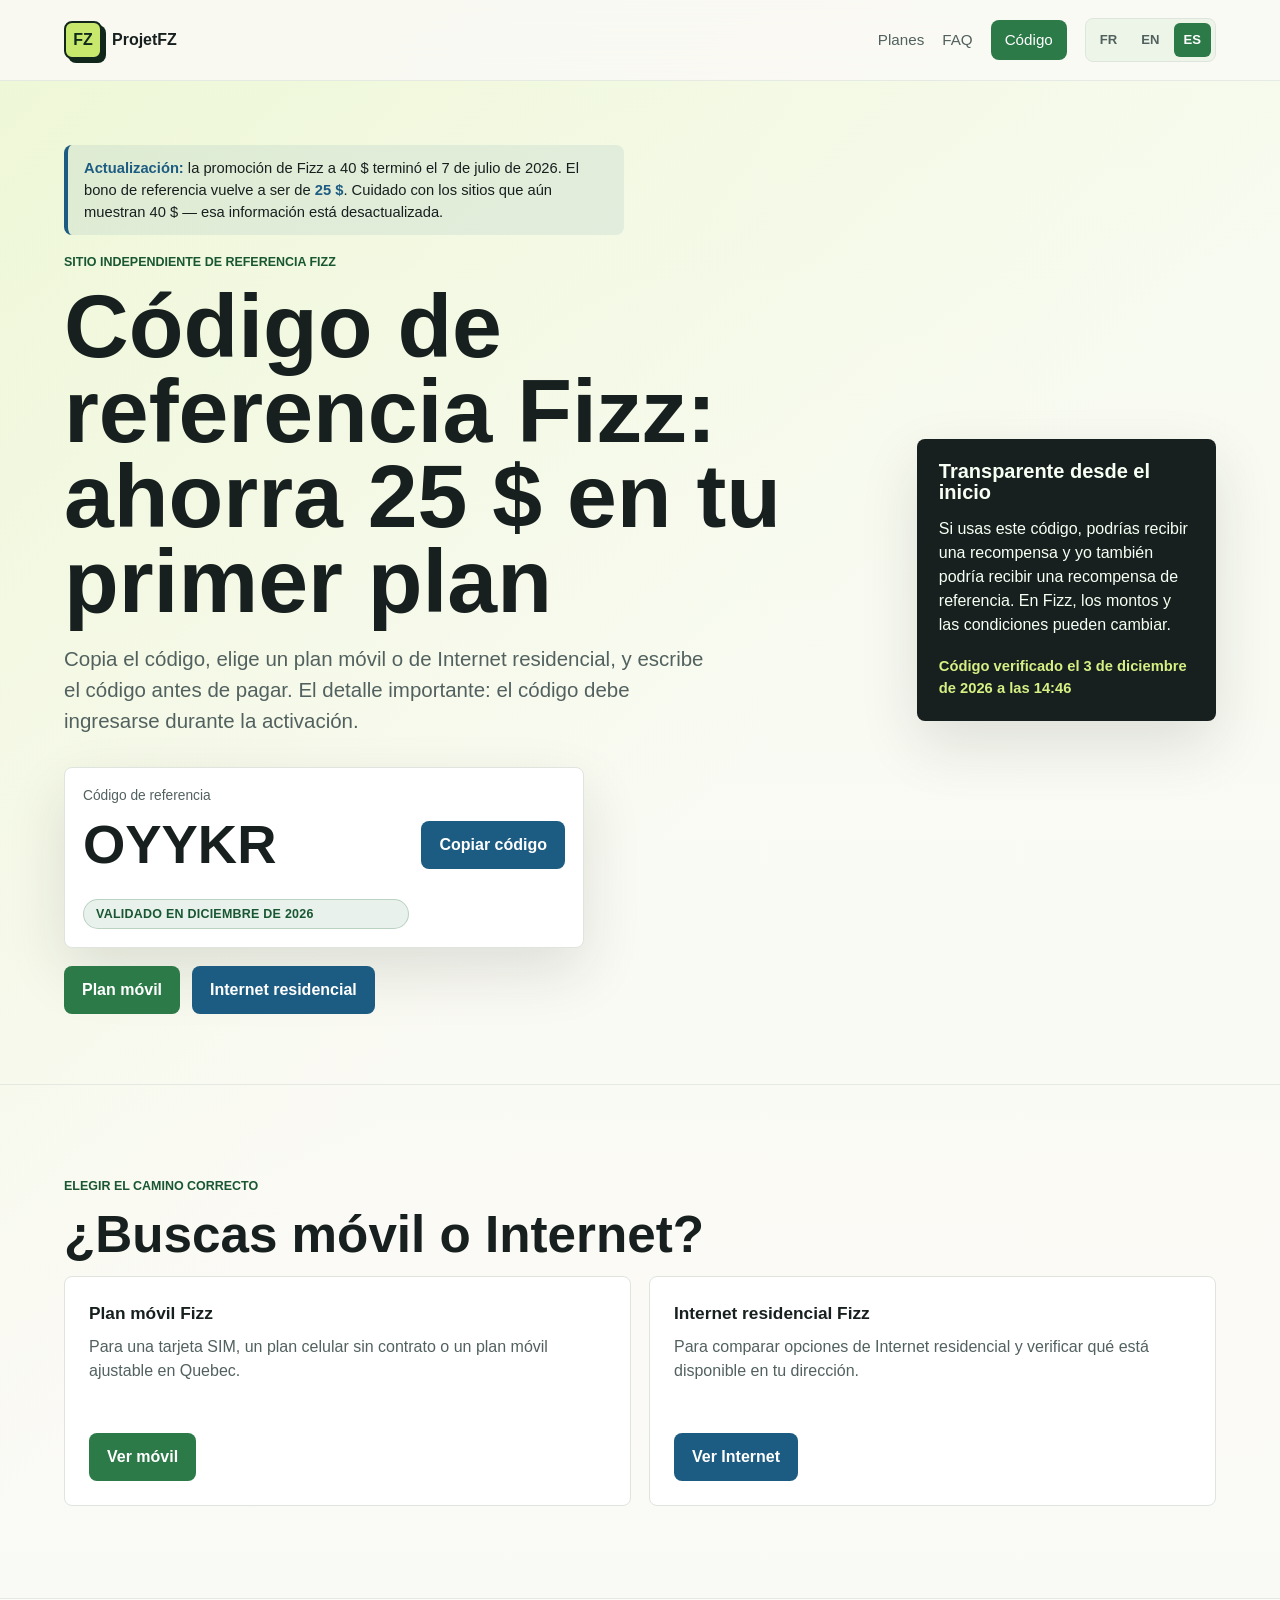
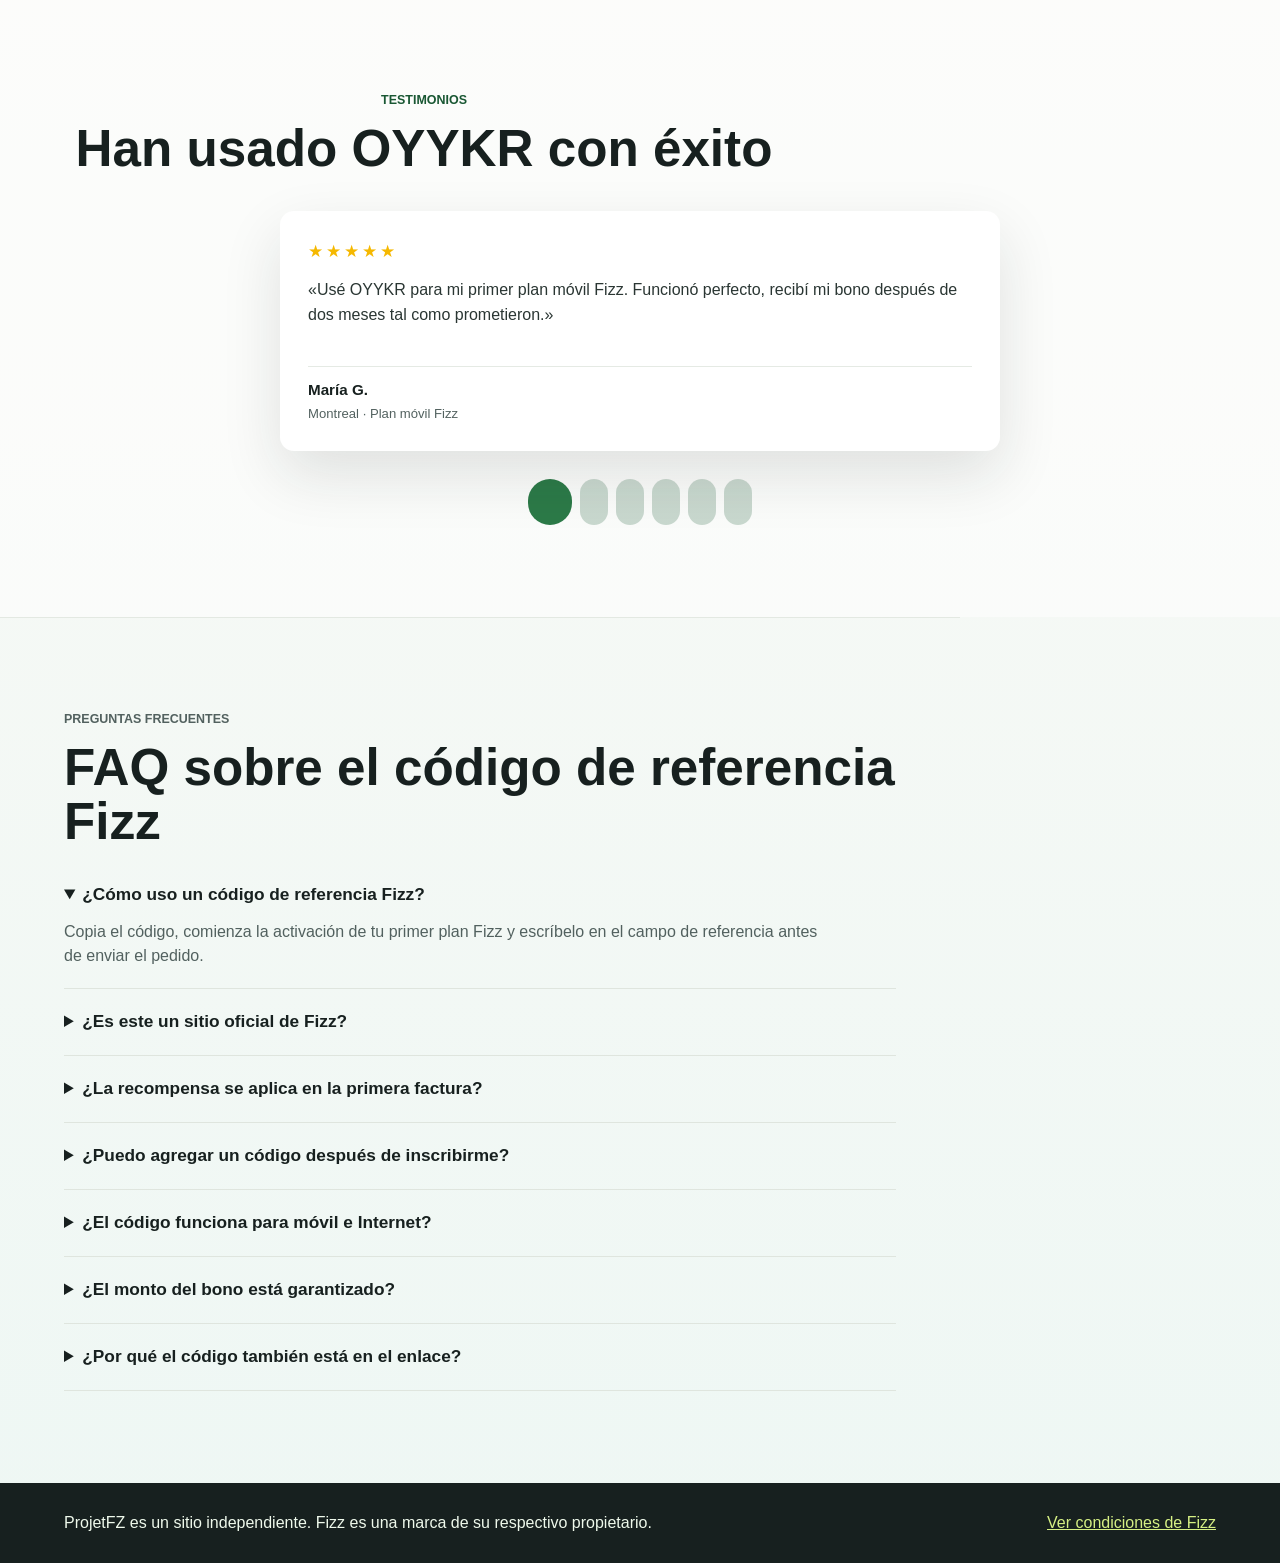
<file: es/index.html>
<!doctype html>
<html lang="es-ES">
  <head>
    <meta charset="utf-8">
    <meta name="viewport" content="width=device-width, initial-scale=1">
    <!-- Google tag (gtag.js) -->
    <script async src="https://www.googletagmanager.com/gtag/js?id=G-JWGZDBQ38G"></script>
    <script>
      window.dataLayer = window.dataLayer || [];
      function gtag(){dataLayer.push(arguments);}
      gtag('js', new Date());

      gtag('config', 'G-JWGZDBQ38G');
    </script>
    <title>Código de referencia Fizz 25$ | ProjetFZ</title>
    <meta name="description" content="Copia un código de referencia Fizz, elige móvil o Internet residencial, y escribe el código antes de pagar tu primer plan.">
    <link rel="canonical" href="https://codereferencefizz.ca/es/">
    <link rel="alternate" hreflang="fr-CA" href="https://codereferencefizz.ca/fr/">
    <link rel="alternate" hreflang="en-US" href="https://codereferencefizz.ca/en/">
    <link rel="alternate" hreflang="es-ES" href="https://codereferencefizz.ca/es/">
    <link rel="alternate" hreflang="x-default" href="https://codereferencefizz.ca/fr/">
    <link rel="stylesheet" href="../styles.css">
    <meta property="og:title" content="Código de referencia Fizz 25$">
    <meta property="og:description" content="Copia el código, elige móvil o Internet residencial, y escribe el código durante la activación Fizz.">
    <meta property="og:type" content="website">
    <meta property="og:url" content="https://codereferencefizz.ca/es/">
    <script type="application/ld+json">
      {
        "@context": "https://schema.org",
        "@graph": [
          {
            "@type": "Organization",
            "@id": "https://codereferencefizz.ca/#organization",
            "name": "Code Référence Fizz",
            "alternateName": "codereferencefizz.ca",
            "url": "https://codereferencefizz.ca/",
            "description": "Sitio independiente que comparte un código de referencia Fizz verificado para ahorrar 25 $ en un primer plan móvil o Internet residencial Fizz en Quebec y Ontario.",
            "areaServed": [
              {"@type": "AdministrativeArea", "name": "Quebec, Canadá"},
              {"@type": "AdministrativeArea", "name": "Ontario, Canadá"}
            ],
            "knowsAbout": [
              "Código de referencia Fizz",
              "Código promocional Fizz",
              "Programa de referencia Fizz",
              "Plan móvil Fizz",
              "Internet residencial Fizz",
              "Ahorros telecomunicaciones Quebec"
            ]
          },
          {
            "@type": "WebSite",
            "@id": "https://codereferencefizz.ca/#website",
            "url": "https://codereferencefizz.ca/",
            "name": "Code Référence Fizz",
            "description": "Código de referencia Fizz OYYKR verificado — bonificación de 25 $ en el primer plan móvil o Internet Fizz.",
            "inLanguage": ["fr-CA", "en-US", "es-ES"],
            "publisher": {"@id": "https://codereferencefizz.ca/#organization"}
          },
          {
            "@type": "WebPage",
            "@id": "https://codereferencefizz.ca/es/#webpage",
            "url": "https://codereferencefizz.ca/es/",
            "name": "Código de referencia Fizz 25$: OYYKR verificado",
            "description": "Copia el código de referencia Fizz OYYKR, elige móvil o Internet residencial, y escribe el código antes de pagar tu primer plan.",
            "inLanguage": "es-ES",
            "isPartOf": {"@id": "https://codereferencefizz.ca/#website"},
            "about": {
              "@type": "Thing",
              "name": "Código de referencia Fizz OYYKR",
              "description": "Código de referencia Fizz que da 25 $ al nuevo suscriptor y 25 $ al referente cuando se usa durante la activación del primer plan móvil o de Internet Fizz."
            },
            "lastReviewed": "2026-06-02",
            "datePublished": "2026-05-07",
            "dateModified": "2026-06-02"
          }
        ]
      }
    </script>
    <script type="application/ld+json">
      {
        "@context": "https://schema.org",
        "@type": "FAQPage",
        "mainEntity": [
          {
            "@type": "Question",
            "name": "¿Cómo uso un código de referencia Fizz?",
            "acceptedAnswer": {
              "@type": "Answer",
              "text": "Copia el código, comienza la activación de tu primer plan móvil o de Internet Fizz, y escribe el código en el campo de referencia antes de enviar el pedido."
            }
          },
          {
            "@type": "Question",
            "name": "¿Puedo agregar un código después de inscribirme?",
            "acceptedAnswer": {
              "@type": "Answer",
              "text": "Fizz indica que el código debe escribirse durante la activación del primer plan. Generalmente no se puede agregar de forma retroactiva."
            }
          },
          {
            "@type": "Question",
            "name": "¿Cuándo se aplica la recompensa de referencia Fizz?",
            "acceptedAnswer": {
              "@type": "Answer",
              "text": "Según las condiciones de Fizz, la recompensa generalmente se aplica después de que el nuevo miembro haya completado dos meses de servicio elegible."
            }
          }
        ]
      }
    </script>
  </head>
  <body>
    <header class="site-header">
      <a class="brand" href="#top" aria-label="Inicio de ProjetFZ">
        <span class="brand-mark">FZ</span>
        <span>ProjetFZ</span>
      </a>
      <div class="header-actions">
        <nav class="nav" aria-label="Navegación principal">
          <a href="#plans">Planes</a>
          <a href="#faq">FAQ</a>
          <a class="nav-cta" href="#code">Código</a>
        </nav>
        <div class="language-switcher" aria-label="Elegir idioma">
          <a class="language-link" href="../fr/">FR</a>
          <a class="language-link" href="../en/">EN</a>
          <a class="language-link is-active" href="../es/">ES</a>
        </div>
      </div>
    </header>

    <main id="top">
      <section class="hero" aria-labelledby="hero-title">
        <div class="hero-content">
          <div class="promo-ended-notice" role="note">
            <strong>Actualización:</strong> la promoción de Fizz a 40 $ terminó el 7 de julio de 2026. El bono de referencia vuelve a ser de <strong>25 $</strong>. Cuidado con los sitios que aún muestran 40 $ — esa información está desactualizada.
          </div>
          <p class="eyebrow">Sitio independiente de referencia Fizz</p>
          <h1 id="hero-title">Código de referencia Fizz: ahorra 25 $ en tu primer plan</h1>
          <p class="hero-copy">
            Copia el código, elige un plan móvil o de Internet residencial, y escribe el código antes de pagar. El detalle importante: el código debe ingresarse durante la activación.
          </p>

          <div id="code" class="code-panel" aria-label="Código de referencia">
            <span class="code-label">Código de referencia</span>
            <strong class="referral-code" data-referral-code>OYYKR</strong>
            <button class="copy-button" type="button" data-copy-code data-copied-text="Código copiado">Copiar código</button>
            <span class="validation-badge" data-validation-badge data-locale="es" data-template="Validado en {month} de {year}">Validado este mes</span>
          </div>

          <div class="hero-actions conversion-actions" aria-label="Elegir un plan Fizz">
            <a class="primary-button mobile-button" data-fizz-link="https://fizz.ca/en/mobile" data-track-event="click_mobile" href="https://fizz.ca/en/mobile?ref=OYYKR" rel="nofollow sponsored noopener noreferrer" target="_blank">Plan móvil</a>
            <a class="primary-button internet-button" data-fizz-link="https://fizz.ca/en/internet" data-track-event="click_internet" href="https://fizz.ca/en/internet?ref=OYYKR" rel="nofollow sponsored noopener noreferrer" target="_blank">Internet residencial</a>
          </div>
        </div>

        <aside class="hero-note" aria-label="Nota de transparencia">
          <h2>Transparente desde el inicio</h2>
          <p>
            Si usas este código, podrías recibir una recompensa y yo también podría recibir una recompensa de referencia. En Fizz, los montos y las condiciones pueden cambiar.
          </p>
          <span class="verification-date" data-verification-date data-locale="es" data-template="Código verificado el {date} a las {time}">Código verificado recientemente</span>
        </aside>
      </section>

      <section id="plans" class="section" aria-labelledby="plans-title">
        <div class="section-heading">
          <p class="eyebrow">Elegir el camino correcto</p>
          <h2 id="plans-title">¿Buscas móvil o Internet?</h2>
        </div>
        <div class="choice-grid">
          <article class="choice-card">
            <div>
              <h3>Plan móvil Fizz</h3>
              <p>Para una tarjeta SIM, un plan celular sin contrato o un plan móvil ajustable en Quebec.</p>
            </div>
            <a class="primary-button mobile-button" data-fizz-link="https://fizz.ca/en/mobile" data-track-event="click_mobile" href="https://fizz.ca/en/mobile?ref=OYYKR" rel="nofollow sponsored noopener noreferrer" target="_blank">Ver móvil</a>
          </article>
          <article class="choice-card">
            <div>
              <h3>Internet residencial Fizz</h3>
              <p>Para comparar opciones de Internet residencial y verificar qué está disponible en tu dirección.</p>
            </div>
            <a class="primary-button internet-button" data-fizz-link="https://fizz.ca/en/internet" data-track-event="click_internet" href="https://fizz.ca/en/internet?ref=OYYKR" rel="nofollow sponsored noopener noreferrer" target="_blank">Ver Internet</a>
          </article>
        </div>
      </section>

      <section id="reviews" class="reviews-section" aria-labelledby="reviews-title">
        <div class="section-heading">
          <p class="eyebrow">Testimonios</p>
          <h2 id="reviews-title">Han usado OYYKR con éxito</h2>
        </div>
        <div class="reviews-carousel" data-reviews-carousel>
          <div class="reviews-track">
            <article class="review-card">
              <div class="review-stars" aria-label="5 de 5 estrellas">★★★★★</div>
              <p class="review-text">«Usé OYYKR para mi primer plan móvil Fizz. Funcionó perfecto, recibí mi bono después de dos meses tal como prometieron.»</p>
              <div class="review-author">
                <strong>María G.</strong>
                <span>Montreal · Plan móvil Fizz</span>
              </div>
            </article>
            <article class="review-card">
              <div class="review-stars" aria-label="5 de 5 estrellas">★★★★★</div>
              <p class="review-text">«Código OYYKR confirmado. Funciona desde el primer intento sin problemas. Proceso claro y transparente.»</p>
              <div class="review-author">
                <strong>Carlos R.</strong>
                <span>Toronto · Plan móvil Fizz</span>
              </div>
            </article>
            <article class="review-card">
              <div class="review-stars" aria-label="5 de 5 estrellas">★★★★★</div>
              <p class="review-text">«Activé mi plan de Internet Fizz con OYYKR. Sin problemas, todo fluido de principio a fin.»</p>
              <div class="review-author">
                <strong>Ana B.</strong>
                <span>Montreal · Internet residencial Fizz</span>
              </div>
            </article>
            <article class="review-card">
              <div class="review-stars" aria-label="5 de 5 estrellas">★★★★★</div>
              <p class="review-text">«Verifiqué el código yo mismo. Bono aplicado correctamente después de dos meses de servicio.»</p>
              <div class="review-author">
                <strong>Luis T.</strong>
                <span>Quebec · Plan móvil Fizz</span>
              </div>
            </article>
            <article class="review-card">
              <div class="review-stars" aria-label="5 de 5 estrellas">★★★★★</div>
              <p class="review-text">«Sitio claro y honesto. OYYKR funcionó perfectamente para mi primer plan Fizz móvil. Recomendado.»</p>
              <div class="review-author">
                <strong>Sofía M.</strong>
                <span>Laval · Plan móvil Fizz</span>
              </div>
            </article>
            <article class="review-card">
              <div class="review-stars" aria-label="5 de 5 estrellas">★★★★★</div>
              <p class="review-text">«Código legítimo, ahorré en mi plan de Internet. Proceso de activación rápido y sin complicaciones.»</p>
              <div class="review-author">
                <strong>Diego H.</strong>
                <span>Longueuil · Internet residencial Fizz</span>
              </div>
            </article>
          </div>
          <div class="reviews-dots" aria-label="Navegación de testimonios"></div>
        </div>
      </section>

      <section id="faq" class="section faq" aria-labelledby="faq-title">
        <p class="eyebrow">Preguntas frecuentes</p>
        <h2 id="faq-title">FAQ sobre el código de referencia Fizz</h2>
        <details open>
          <summary>¿Cómo uso un código de referencia Fizz?</summary>
          <p>Copia el código, comienza la activación de tu primer plan Fizz y escríbelo en el campo de referencia antes de enviar el pedido.</p>
        </details>
        <details>
          <summary>¿Es este un sitio oficial de Fizz?</summary>
          <p>No. ProjetFZ es un sitio independiente que comparte un código de referencia Fizz. Las condiciones finales siempre son las que muestra Fizz.</p>
        </details>
        <details>
          <summary>¿La recompensa se aplica en la primera factura?</summary>
          <p>Fizz indica que la recompensa generalmente se aplica después de que el nuevo miembro haya completado dos meses de servicio elegible, así que no siempre es un descuento inmediato.</p>
        </details>
        <details>
          <summary>¿Puedo agregar un código después de inscribirme?</summary>
          <p>Fizz indica que el código debe ingresarse durante la activación del primer plan; generalmente no se puede agregar retroactivamente.</p>
        </details>
        <details>
          <summary>¿El código funciona para móvil e Internet?</summary>
          <p>El programa de referencia Fizz puede aplicar a un primer plan elegible. Verifica siempre las condiciones mostradas por Fizz antes de completar la suscripción.</p>
        </details>
        <details>
          <summary>¿El monto del bono está garantizado?</summary>
          <p>No. El monto varía según las promociones de Fizz (normalmente 25 $, a veces aumentado durante ofertas limitadas — la última, de 40 $, terminó el 7 de julio de 2026). El monto actual es de 25 $. Esta página muestra el valor vigente en la última verificación.</p>
        </details>
        <details>
          <summary>¿Por qué el código también está en el enlace?</summary>
          <p>El enlace agrega el parámetro de referencia para facilitar el recorrido, pero conserva el código copiado por si Fizz te pide pegarlo durante la activación.</p>
        </details>
      </section>
    </main>

    <footer class="site-footer">
      <p>ProjetFZ es un sitio independiente. Fizz es una marca de su respectivo propietario.</p>
      <a data-fizz-link="https://fizz.ca/en/invite-friends" href="https://fizz.ca/en/invite-friends?ref=OYYKR" rel="nofollow sponsored noopener noreferrer" target="_blank">Ver condiciones de Fizz</a>
    </footer>

    <div class="sticky-conversion" aria-label="Acciones rápidas">
      <div class="sticky-code">
        <span>Código</span>
        <strong data-referral-code>OYYKR</strong>
      </div>
      <button type="button" data-copy-code data-copied-text="Copiado">Copiar</button>
      <a class="primary-button mobile-button" data-fizz-link="https://fizz.ca/en/mobile" data-track-event="click_mobile" href="https://fizz.ca/en/mobile?ref=OYYKR" rel="nofollow sponsored noopener noreferrer" target="_blank">Móvil</a>
      <a class="primary-button internet-button" data-fizz-link="https://fizz.ca/en/internet" data-track-event="click_internet" href="https://fizz.ca/en/internet?ref=OYYKR" rel="nofollow sponsored noopener noreferrer" target="_blank">Internet</a>
    </div>

    <script src="../script.js"></script>
  </body>
</html>
</file>
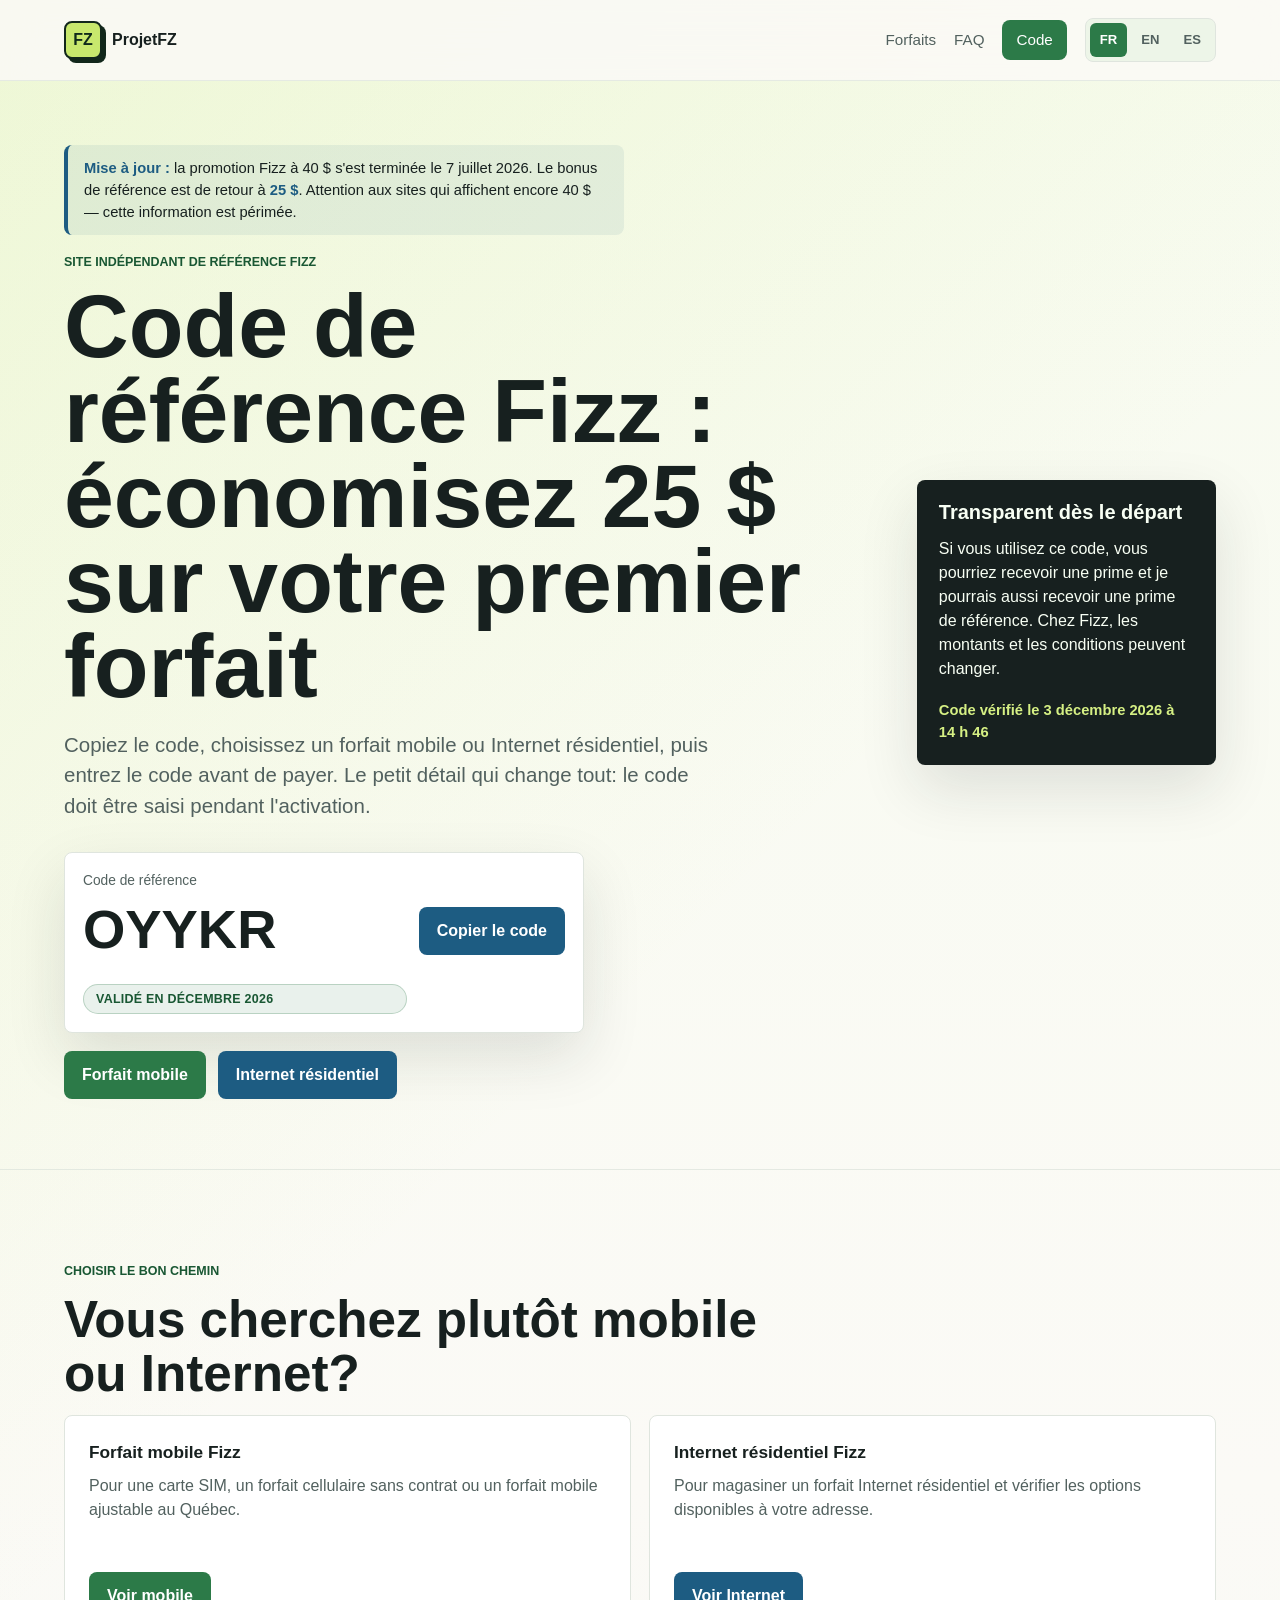
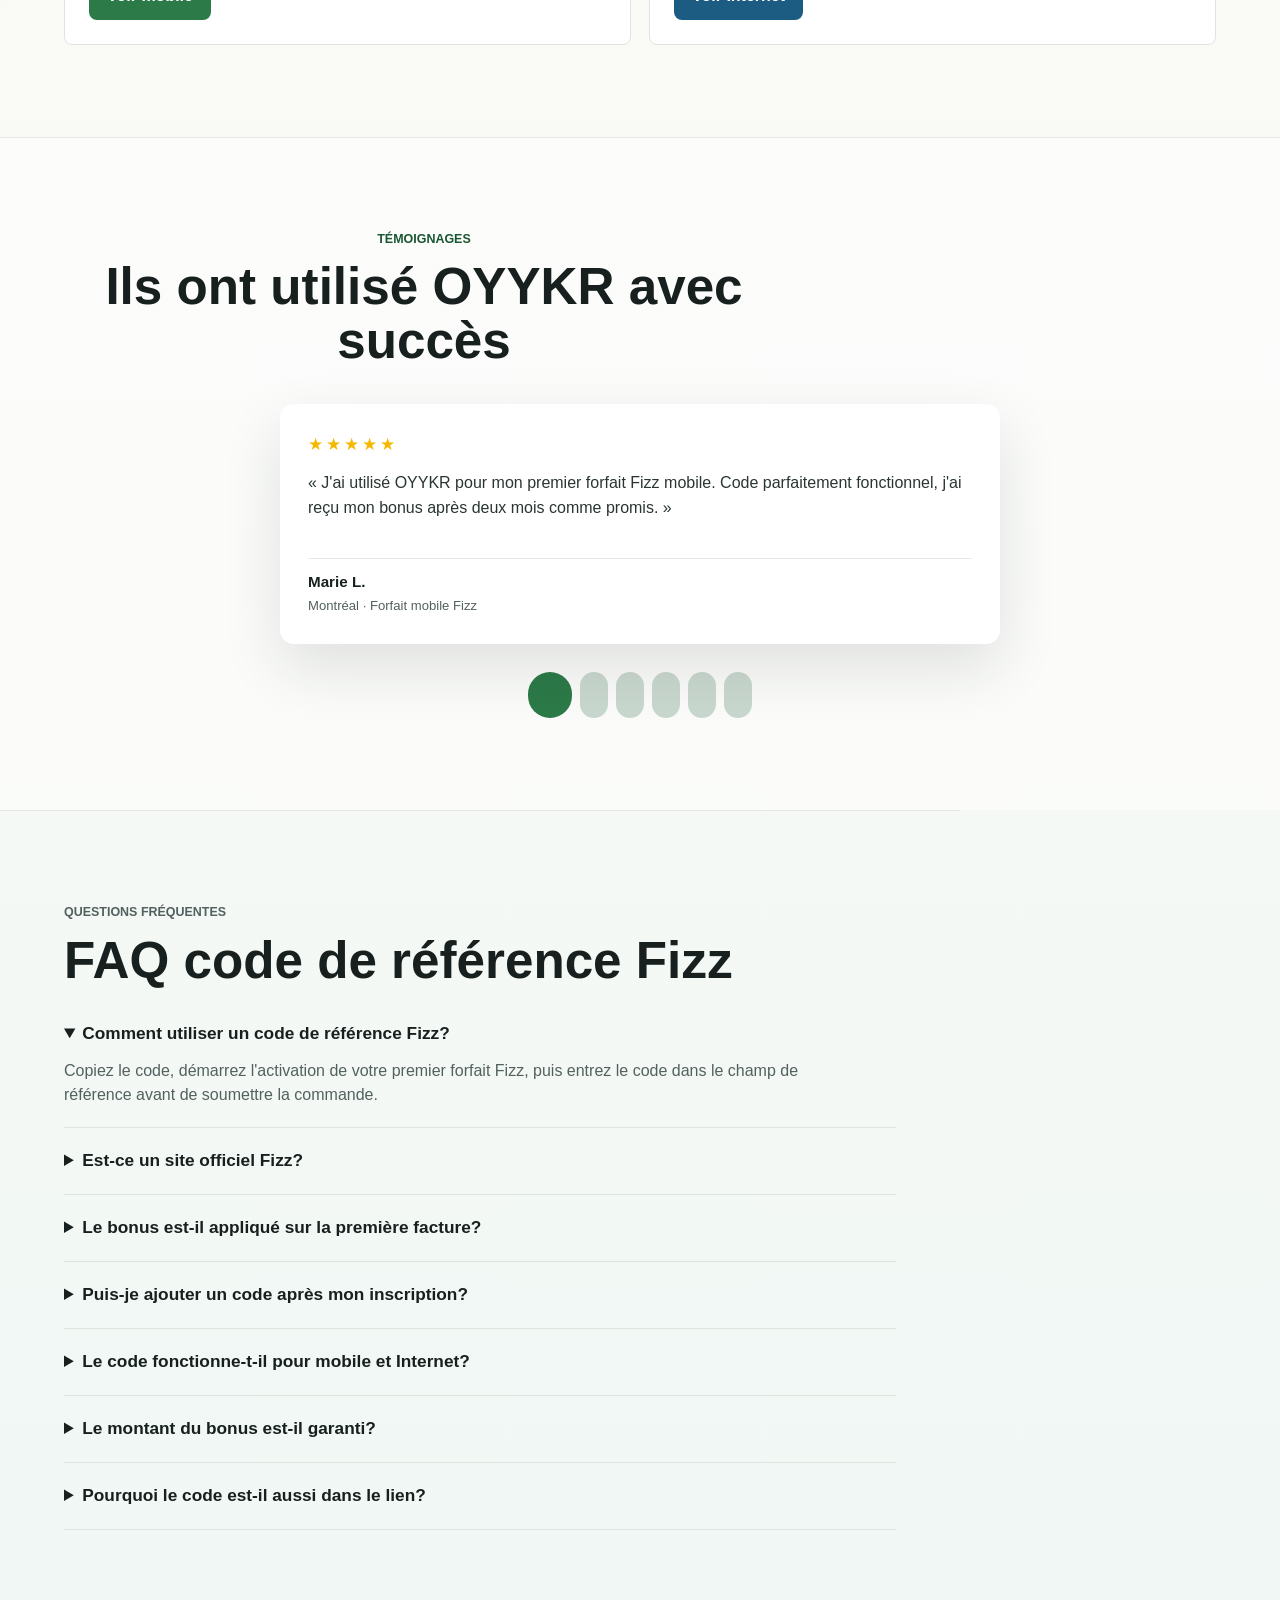
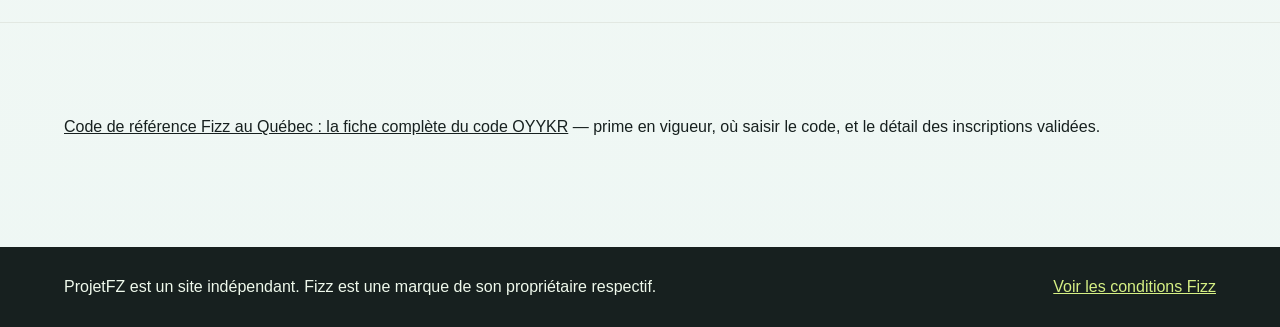
<file: fr/index.html>
<!doctype html>
<html lang="fr-CA">
  <head>
    <meta charset="utf-8">
    <meta name="viewport" content="width=device-width, initial-scale=1">
    <!-- Google tag (gtag.js) -->
    <script async src="https://www.googletagmanager.com/gtag/js?id=G-JWGZDBQ38G"></script>
    <script>
      window.dataLayer = window.dataLayer || [];
      function gtag(){dataLayer.push(arguments);}
      gtag('js', new Date());

      gtag('config', 'G-JWGZDBQ38G');
    </script>
    <title>Code de référence Fizz 25$ | ProjetFZ</title>
    <meta name="description" content="Copiez un code de référence Fizz, choisissez mobile ou Internet résidentiel, puis entrez le code avant de payer votre premier forfait.">
    <link rel="canonical" href="https://codereferencefizz.ca/fr/">
    <link rel="alternate" hreflang="fr-CA" href="https://codereferencefizz.ca/fr/">
    <link rel="alternate" hreflang="en-US" href="https://codereferencefizz.ca/en/">
    <link rel="alternate" hreflang="es-ES" href="https://codereferencefizz.ca/es/">
    <link rel="alternate" hreflang="x-default" href="https://codereferencefizz.ca/fr/">
    <link rel="stylesheet" href="../styles.css">
    <meta property="og:title" content="Code de référence Fizz 25$">
    <meta property="og:description" content="Copiez le code, choisissez mobile ou Internet résidentiel, puis entrez le code pendant l'activation Fizz.">
    <meta property="og:type" content="website">
    <meta property="og:url" content="https://codereferencefizz.ca/fr/">
    <script type="application/ld+json">
      {
        "@context": "https://schema.org",
        "@graph": [
          {
            "@type": "Organization",
            "@id": "https://codereferencefizz.ca/#organization",
            "name": "Code Référence Fizz",
            "alternateName": "codereferencefizz.ca",
            "url": "https://codereferencefizz.ca/",
            "description": "Site indépendant qui partage un code de référence Fizz vérifié pour économiser 25 $ sur un premier forfait mobile ou Internet résidentiel Fizz au Québec et en Ontario.",
            "areaServed": [
              {"@type": "AdministrativeArea", "name": "Québec, Canada"},
              {"@type": "AdministrativeArea", "name": "Ontario, Canada"}
            ],
            "knowsAbout": [
              "Code de référence Fizz",
              "Code promo Fizz",
              "Programme de parrainage Fizz",
              "Forfait mobile Fizz",
              "Internet résidentiel Fizz",
              "Économies télécommunications Québec"
            ]
          },
          {
            "@type": "WebSite",
            "@id": "https://codereferencefizz.ca/#website",
            "url": "https://codereferencefizz.ca/",
            "name": "Code Référence Fizz",
            "description": "Code de référence Fizz OYYKR vérifié — 25 $ de bonus sur le premier forfait Fizz mobile ou Internet résidentiel.",
            "inLanguage": ["fr-CA", "en-US", "es-ES"],
            "publisher": {"@id": "https://codereferencefizz.ca/#organization"}
          },
          {
            "@type": "WebPage",
            "@id": "https://codereferencefizz.ca/fr/#webpage",
            "url": "https://codereferencefizz.ca/fr/",
            "name": "Code de référence Fizz 25$ : OYYKR vérifié",
            "description": "Copiez le code de référence Fizz OYYKR, choisissez mobile ou Internet résidentiel, puis entrez le code avant de payer votre premier forfait.",
            "inLanguage": "fr-CA",
            "isPartOf": {"@id": "https://codereferencefizz.ca/#website"},
            "about": {
              "@type": "Thing",
              "name": "Code de référence Fizz OYYKR",
              "description": "Code de parrainage Fizz qui donne 25 $ au nouvel abonné et 25 $ au parrain lors de l'activation du premier forfait Fizz mobile ou Internet."
            },
            "lastReviewed": "2026-06-02",
            "datePublished": "2026-05-07",
            "dateModified": "2026-06-02"
          }
        ]
      }
    </script>
    <script type="application/ld+json">
      {
        "@context": "https://schema.org",
        "@type": "FAQPage",
        "mainEntity": [
          {
            "@type": "Question",
            "name": "Comment utiliser un code de référence Fizz?",
            "acceptedAnswer": {
              "@type": "Answer",
              "text": "Copiez le code, commencez l'activation de votre premier forfait Fizz mobile ou Internet, puis entrez le code dans le champ de référence avant de soumettre la commande."
            }
          },
          {
            "@type": "Question",
            "name": "Puis-je ajouter un code après mon inscription?",
            "acceptedAnswer": {
              "@type": "Answer",
              "text": "Fizz indique que le code doit être entré pendant l'activation du premier forfait. Il ne peut généralement pas être ajouté rétroactivement."
            }
          },
          {
            "@type": "Question",
            "name": "Quand la prime de référence Fizz est-elle appliquée?",
            "acceptedAnswer": {
              "@type": "Answer",
              "text": "Selon les conditions Fizz, la prime est généralement appliquée lorsque le nouveau membre a cumulé deux mois de service admissible."
            }
          }
        ]
      }
    </script>
  </head>
  <body>
    <header class="site-header">
      <a class="brand" href="#top" aria-label="Accueil ProjetFZ">
        <span class="brand-mark">FZ</span>
        <span>ProjetFZ</span>
      </a>
      <div class="header-actions">
        <nav class="nav" aria-label="Navigation principale">
          <a href="#plans">Forfaits</a>
          <a href="#faq">FAQ</a>
          <a class="nav-cta" href="#code">Code</a>
        </nav>
        <div class="language-switcher" aria-label="Choisir la langue">
          <a class="language-link is-active" href="../fr/">FR</a>
          <a class="language-link" href="../en/">EN</a>
          <a class="language-link" href="../es/">ES</a>
        </div>
      </div>
    </header>

    <main id="top">
      <section class="hero" aria-labelledby="hero-title">
        <div class="hero-content">
          <div class="promo-ended-notice" role="note">
            <strong>Mise à jour :</strong> la promotion Fizz à 40 $ s'est terminée le 7 juillet 2026. Le bonus de référence est de retour à <strong>25 $</strong>. Attention aux sites qui affichent encore 40 $ — cette information est périmée.
          </div>
          <p class="eyebrow">Site indépendant de référence Fizz</p>
          <h1 id="hero-title">Code de référence Fizz : économisez 25 $ sur votre premier forfait</h1>
          <p class="hero-copy">
            Copiez le code, choisissez un forfait mobile ou Internet résidentiel, puis entrez le code avant de payer. Le petit détail qui change tout: le code doit être saisi pendant l'activation.
          </p>

          <div id="code" class="code-panel" aria-label="Code de référence">
            <span class="code-label">Code de référence</span>
            <strong class="referral-code" data-referral-code>OYYKR</strong>
            <button class="copy-button" type="button" data-copy-code data-copied-text="Code copié">Copier le code</button>
            <span class="validation-badge" data-validation-badge data-locale="fr" data-template="Validé en {month} {year}">Validé ce mois-ci</span>
          </div>

          <div class="hero-actions conversion-actions" aria-label="Choisir un forfait Fizz">
            <a class="primary-button mobile-button" data-fizz-link="https://fizz.ca/fr/forfait-mobile" data-track-event="click_mobile" href="https://fizz.ca/fr/forfait-mobile?ref=OYYKR" rel="nofollow sponsored noopener noreferrer" target="_blank">Forfait mobile</a>
            <a class="primary-button internet-button" data-fizz-link="https://fizz.ca/fr/internet" data-track-event="click_internet" href="https://fizz.ca/fr/internet?ref=OYYKR" rel="nofollow sponsored noopener noreferrer" target="_blank">Internet résidentiel</a>
          </div>
        </div>

        <aside class="hero-note" aria-label="Note de transparence">
          <h2>Transparent dès le départ</h2>
          <p>
            Si vous utilisez ce code, vous pourriez recevoir une prime et je pourrais aussi recevoir une prime de référence. Chez Fizz, les montants et les conditions peuvent changer.
          </p>
          <span class="verification-date" data-verification-date data-locale="fr" data-template="Code vérifié le {date} à {time}">Code vérifié récemment</span>
        </aside>
      </section>

      <section id="plans" class="section" aria-labelledby="plans-title">
        <div class="section-heading">
          <p class="eyebrow">Choisir le bon chemin</p>
          <h2 id="plans-title">Vous cherchez plutôt mobile ou Internet?</h2>
        </div>
        <div class="choice-grid">
          <article class="choice-card">
            <div>
              <h3>Forfait mobile Fizz</h3>
              <p>Pour une carte SIM, un forfait cellulaire sans contrat ou un forfait mobile ajustable au Québec.</p>
            </div>
            <a class="primary-button mobile-button" data-fizz-link="https://fizz.ca/fr/forfait-mobile" data-track-event="click_mobile" href="https://fizz.ca/fr/forfait-mobile?ref=OYYKR" rel="nofollow sponsored noopener noreferrer" target="_blank">Voir mobile</a>
          </article>
          <article class="choice-card">
            <div>
              <h3>Internet résidentiel Fizz</h3>
              <p>Pour magasiner un forfait Internet résidentiel et vérifier les options disponibles à votre adresse.</p>
            </div>
            <a class="primary-button internet-button" data-fizz-link="https://fizz.ca/fr/internet" data-track-event="click_internet" href="https://fizz.ca/fr/internet?ref=OYYKR" rel="nofollow sponsored noopener noreferrer" target="_blank">Voir Internet</a>
          </article>
        </div>
      </section>

      <section id="reviews" class="reviews-section" aria-labelledby="reviews-title">
        <div class="section-heading">
          <p class="eyebrow">Témoignages</p>
          <h2 id="reviews-title">Ils ont utilisé OYYKR avec succès</h2>
        </div>
        <div class="reviews-carousel" data-reviews-carousel>
          <div class="reviews-track">
            <article class="review-card">
              <div class="review-stars" aria-label="5 sur 5 étoiles">★★★★★</div>
              <p class="review-text">« J'ai utilisé OYYKR pour mon premier forfait Fizz mobile. Code parfaitement fonctionnel, j'ai reçu mon bonus après deux mois comme promis. »</p>
              <div class="review-author">
                <strong>Marie L.</strong>
                <span>Montréal · Forfait mobile Fizz</span>
              </div>
            </article>
            <article class="review-card">
              <div class="review-stars" aria-label="5 sur 5 étoiles">★★★★★</div>
              <p class="review-text">« Très bien expliqué sur ce site. Le code OYYKR a fonctionné dès la première tentative, sans aucun problème à l'activation. »</p>
              <div class="review-author">
                <strong>Pierre G.</strong>
                <span>Québec · Forfait mobile Fizz</span>
              </div>
            </article>
            <article class="review-card">
              <div class="review-stars" aria-label="5 sur 5 étoiles">★★★★★</div>
              <p class="review-text">« Activé mon forfait Internet Fizz avec OYYKR la semaine dernière. Tout s'est bien passé, le bonus a été crédité comme attendu. »</p>
              <div class="review-author">
                <strong>Sophie B.</strong>
                <span>Laval · Internet résidentiel Fizz</span>
              </div>
            </article>
            <article class="review-card">
              <div class="review-stars" aria-label="5 sur 5 étoiles">★★★★★</div>
              <p class="review-text">« J'étais sceptique mais j'ai testé. Le code OYYKR est légitime, le bonus a été appliqué exactement comme indiqué. Je recommande. »</p>
              <div class="review-author">
                <strong>Jean-François D.</strong>
                <span>Sherbrooke · Forfait mobile Fizz</span>
              </div>
            </article>
            <article class="review-card">
              <div class="review-stars" aria-label="5 sur 5 étoiles">★★★★★</div>
              <p class="review-text">« Premier test d'un code de référence pour moi. Tout est légitime, OYYKR fonctionne parfaitement et le site est transparent. »</p>
              <div class="review-author">
                <strong>Catherine M.</strong>
                <span>Gatineau · Forfait mobile Fizz</span>
              </div>
            </article>
            <article class="review-card">
              <div class="review-stars" aria-label="5 sur 5 étoiles">★★★★★</div>
              <p class="review-text">« Code OYYKR confirmé, économies réelles. Activation simple sur fizz.ca, prime créditée sur ma facture après deux mois. »</p>
              <div class="review-author">
                <strong>Olivier L.</strong>
                <span>Saint-Hyacinthe · Internet résidentiel Fizz</span>
              </div>
            </article>
          </div>
          <div class="reviews-dots" aria-label="Navigation des témoignages"></div>
        </div>
      </section>

      <section id="faq" class="section faq" aria-labelledby="faq-title">
        <p class="eyebrow">Questions fréquentes</p>
        <h2 id="faq-title">FAQ code de référence Fizz</h2>
        <details open>
          <summary>Comment utiliser un code de référence Fizz?</summary>
          <p>Copiez le code, démarrez l'activation de votre premier forfait Fizz, puis entrez le code dans le champ de référence avant de soumettre la commande.</p>
        </details>
        <details>
          <summary>Est-ce un site officiel Fizz?</summary>
          <p>Non. ProjetFZ est un site indépendant qui partage un code de référence Fizz. Les conditions finales sont toujours celles affichées par Fizz.</p>
        </details>
        <details>
          <summary>Le bonus est-il appliqué sur la première facture?</summary>
          <p>Fizz indique que la prime est généralement appliquée après que le nouveau membre a cumulé deux mois de service admissible. Ce n'est donc pas toujours un rabais immédiat.</p>
        </details>
        <details>
          <summary>Puis-je ajouter un code après mon inscription?</summary>
          <p>Fizz indique que le code doit être entré lors de l'activation du premier forfait; il ne peut généralement pas être ajouté rétroactivement.</p>
        </details>
        <details>
          <summary>Le code fonctionne-t-il pour mobile et Internet?</summary>
          <p>Le programme de référence Fizz peut s'appliquer à un premier forfait admissible. Vérifiez toujours les conditions affichées par Fizz avant de finaliser.</p>
        </details>
        <details>
          <summary>Le montant du bonus est-il garanti?</summary>
          <p>Non. Le montant varie selon les promotions Fizz (habituellement 25 $, parfois bonifié lors de promotions limitées — la dernière, à 40 $, s'est terminée le 7 juillet 2026). Le montant actuel est de 25 $. Cette page indique la valeur en vigueur au moment de la dernière vérification.</p>
        </details>
        <details>
          <summary>Pourquoi le code est-il aussi dans le lien?</summary>
          <p>Le lien ajoute le paramètre de référence pour faciliter le parcours, mais gardez quand même le code copié afin de pouvoir le coller si Fizz vous le demande pendant l'activation.</p>
        </details>
      </section>

      <section class="section">
        <p><a href="/code-reference-fizz-quebec/">Code de référence Fizz au Québec : la fiche complète du code OYYKR</a> — prime en vigueur, où saisir le code, et le détail des inscriptions validées.</p>
      </section>
    </main>

    <footer class="site-footer">
      <p>ProjetFZ est un site indépendant. Fizz est une marque de son propriétaire respectif.</p>
      <a data-fizz-link="https://fizz.ca/fr/inviter-des-amis" href="https://fizz.ca/fr/inviter-des-amis?ref=OYYKR" rel="nofollow sponsored noopener noreferrer" target="_blank">Voir les conditions Fizz</a>
    </footer>

    <div class="sticky-conversion" aria-label="Actions rapides">
      <div class="sticky-code">
        <span>Code</span>
        <strong data-referral-code>OYYKR</strong>
      </div>
      <button type="button" data-copy-code data-copied-text="Copié">Copier</button>
      <a class="primary-button mobile-button" data-fizz-link="https://fizz.ca/fr/forfait-mobile" data-track-event="click_mobile" href="https://fizz.ca/fr/forfait-mobile?ref=OYYKR" rel="nofollow sponsored noopener noreferrer" target="_blank">Mobile</a>
      <a class="primary-button internet-button" data-fizz-link="https://fizz.ca/fr/internet" data-track-event="click_internet" href="https://fizz.ca/fr/internet?ref=OYYKR" rel="nofollow sponsored noopener noreferrer" target="_blank">Internet</a>
    </div>

    <script src="../script.js"></script>
  </body>
</html>
</file>
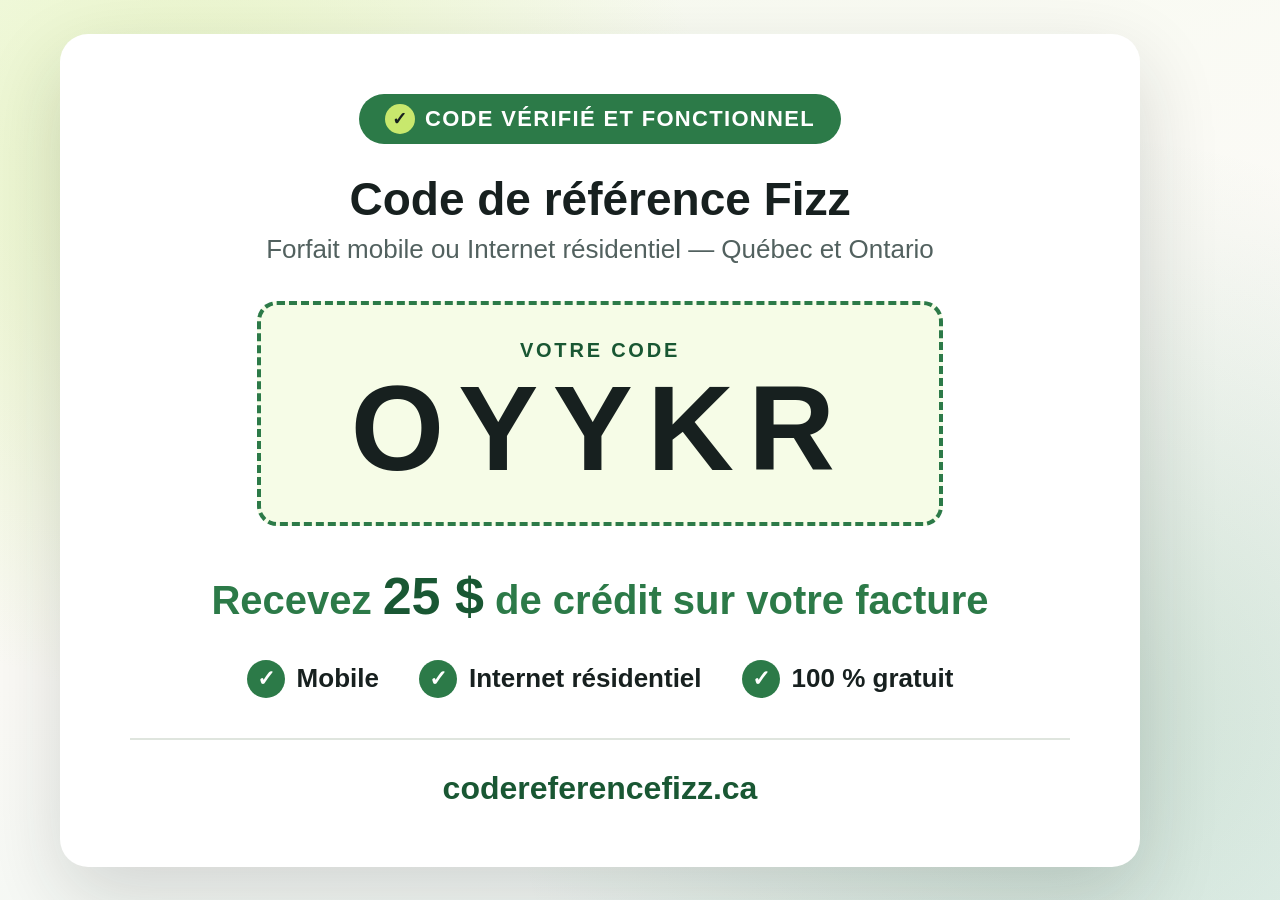
<file: kijiji-annonce.html>
<!doctype html>
<html lang="fr-CA">
<head>
<meta charset="utf-8">
<title>Image annonce Kijiji — OYYKR</title>
<style>
  * { margin: 0; padding: 0; box-sizing: border-box; }

  body {
    width: 1200px;
    height: 900px;
    font-family: "Aptos", "Segoe UI", Arial, sans-serif;
    background:
      radial-gradient(circle at 15% 20%, rgba(200, 232, 109, 0.35), transparent 40%),
      radial-gradient(circle at 85% 80%, rgba(44, 122, 72, 0.18), transparent 45%),
      linear-gradient(160deg, #f7fbef 0%, #fbfaf6 50%, #eef7f4 100%);
    display: flex;
    align-items: center;
    justify-content: center;
    overflow: hidden;
  }

  .card {
    width: 1080px;
    text-align: center;
    padding: 60px 70px;
    background: #ffffff;
    border-radius: 28px;
    box-shadow: 0 30px 80px rgba(23, 32, 31, 0.16);
    position: relative;
  }

  .verified-badge {
    display: inline-flex;
    align-items: center;
    gap: 10px;
    padding: 10px 26px;
    background: #2c7a48;
    color: #ffffff;
    border-radius: 999px;
    font-size: 22px;
    font-weight: 800;
    letter-spacing: 0.06em;
    text-transform: uppercase;
    margin-bottom: 28px;
  }

  .verified-badge .check {
    display: inline-flex;
    align-items: center;
    justify-content: center;
    width: 30px;
    height: 30px;
    background: #c8e86d;
    color: #17201f;
    border-radius: 50%;
    font-size: 18px;
    font-weight: 900;
  }

  h1 {
    font-size: 46px;
    color: #17201f;
    font-weight: 800;
    margin-bottom: 8px;
  }

  .subtitle {
    font-size: 26px;
    color: #52615f;
    margin-bottom: 36px;
  }

  .code-box {
    display: inline-block;
    padding: 34px 90px;
    border: 4px dashed #2c7a48;
    border-radius: 20px;
    background: rgba(200, 232, 109, 0.16);
    margin-bottom: 14px;
  }

  .code-label {
    font-size: 20px;
    color: #195733;
    font-weight: 800;
    letter-spacing: 0.14em;
    text-transform: uppercase;
    display: block;
    margin-bottom: 6px;
  }

  .code {
    font-size: 120px;
    font-weight: 900;
    letter-spacing: 0.12em;
    color: #17201f;
    line-height: 1;
  }

  .amount {
    font-size: 40px;
    font-weight: 800;
    color: #2c7a48;
    margin: 26px 0 34px;
  }

  .amount strong { font-size: 52px; color: #195733; }

  .features {
    display: flex;
    justify-content: center;
    gap: 40px;
    margin-bottom: 40px;
  }

  .feature {
    display: flex;
    align-items: center;
    gap: 12px;
    font-size: 26px;
    font-weight: 700;
    color: #17201f;
  }

  .feature .dot {
    display: inline-flex;
    align-items: center;
    justify-content: center;
    width: 38px;
    height: 38px;
    border-radius: 50%;
    background: #2c7a48;
    color: #ffffff;
    font-size: 22px;
    font-weight: 900;
  }

  .footer {
    display: flex;
    align-items: center;
    justify-content: center;
    padding-top: 30px;
    border-top: 2px solid #dfe5de;
  }

  .site {
    font-size: 32px;
    font-weight: 900;
    color: #195733;
  }
</style>
</head>
<body>
  <div class="card">
    <div class="verified-badge"><span class="check">✓</span> Code vérifié et fonctionnel</div>
    <h1>Code de référence Fizz</h1>
    <p class="subtitle">Forfait mobile ou Internet résidentiel — Québec et Ontario</p>

    <div class="code-box">
      <span class="code-label">Votre code</span>
      <div class="code">OYYKR</div>
    </div>

    <p class="amount">Recevez <strong>25&nbsp;$</strong> de crédit sur votre facture</p>

    <div class="features">
      <div class="feature"><span class="dot">✓</span> Mobile</div>
      <div class="feature"><span class="dot">✓</span> Internet résidentiel</div>
      <div class="feature"><span class="dot">✓</span> 100&nbsp;% gratuit</div>
    </div>

    <div class="footer">
      <span class="site">codereferencefizz.ca</span>
    </div>
  </div>
</body>
</html>
</file>
<file: styles.css>
:root {
  --ink: #17201f;
  --muted: #52615f;
  --paper: #fbfaf6;
  --surface: #ffffff;
  --line: #dfe5de;
  --green: #2c7a48;
  --green-dark: #195733;
  --lime: #c8e86d;
  --blue: #1d5c82;
  --coral: #e8694a;
  --shadow: 0 24px 60px rgba(23, 32, 31, 0.12);
}

* {
  box-sizing: border-box;
}

html {
  scroll-behavior: smooth;
}

body {
  margin: 0;
  padding-bottom: 0;
  color: var(--ink);
  background:
    linear-gradient(135deg, rgba(200, 232, 109, 0.2), transparent 34%),
    linear-gradient(180deg, #f7fbef 0%, var(--paper) 42%, #eef7f4 100%);
  font-family: "Aptos", "Segoe UI", sans-serif;
  line-height: 1.5;
}

a {
  color: inherit;
}

.site-header {
  position: sticky;
  top: 0;
  z-index: 10;
  display: flex;
  align-items: center;
  justify-content: space-between;
  gap: 24px;
  padding: 18px clamp(18px, 5vw, 72px);
  background: rgba(251, 250, 246, 0.86);
  border-bottom: 1px solid rgba(223, 229, 222, 0.76);
  backdrop-filter: blur(18px);
}

.brand,
.nav,
.header-actions,
.language-switcher {
  display: flex;
  align-items: center;
}

.brand {
  gap: 10px;
  font-weight: 800;
  text-decoration: none;
}

.brand-mark {
  display: grid;
  width: 38px;
  height: 38px;
  place-items: center;
  color: #0f2a1a;
  background: var(--lime);
  border: 2px solid #12271b;
  border-radius: 8px;
  box-shadow: 4px 4px 0 #12271b;
}

.nav {
  gap: 18px;
  color: var(--muted);
  font-size: 0.95rem;
}

.header-actions {
  gap: 18px;
}

.nav a {
  text-decoration: none;
}

.nav-cta {
  padding: 9px 14px;
  color: #fff;
  background: var(--green);
  border-radius: 8px;
}

.language-switcher {
  gap: 4px;
  padding: 4px;
  background: #edf5e8;
  border: 1px solid var(--line);
  border-radius: 8px;
}

.language-button {
  min-height: 34px;
  padding: 7px 10px;
  color: var(--muted);
  background: transparent;
  border: 0;
  border-radius: 6px;
  font-size: 0.82rem;
  font-weight: 900;
}

.language-button.is-active {
  color: #fff;
  background: var(--green);
}

.language-link {
  min-height: 34px;
  padding: 7px 10px;
  color: var(--muted);
  border-radius: 6px;
  font-size: 0.82rem;
  font-weight: 900;
  text-decoration: none;
}

.language-link.is-active {
  color: #fff;
  background: var(--green);
}

.hero {
  display: grid;
  grid-template-columns: minmax(0, 1.45fr) minmax(260px, 0.55fr);
  gap: clamp(28px, 5vw, 70px);
  align-items: center;
  padding: clamp(28px, 5vw, 64px) clamp(18px, 5vw, 72px) clamp(36px, 6vw, 70px);
}

.hero-content {
  max-width: 850px;
}

.eyebrow {
  margin: 0 0 12px;
  color: var(--green-dark);
  font-size: 0.78rem;
  font-weight: 800;
  letter-spacing: 0;
  text-transform: uppercase;
}

h1,
h2,
h3,
p {
  margin-top: 0;
}

h1 {
  max-width: 760px;
  margin-bottom: 20px;
  font-size: clamp(2.55rem, 7vw, 5.85rem);
  line-height: 0.95;
  letter-spacing: 0;
}

h2 {
  margin-bottom: 14px;
  font-size: clamp(1.85rem, 4vw, 3.2rem);
  line-height: 1.05;
  letter-spacing: 0;
}

h3 {
  margin-bottom: 8px;
  font-size: 1.08rem;
}

.hero-copy {
  max-width: 660px;
  color: var(--muted);
  font-size: clamp(1.08rem, 2vw, 1.28rem);
}

.trust-row {
  display: flex;
  flex-wrap: wrap;
  gap: 10px;
  margin: 22px 0 0;
  padding: 0;
  list-style: none;
}

.trust-row li {
  padding: 8px 11px;
  color: var(--green-dark);
  background: rgba(200, 232, 109, 0.34);
  border: 1px solid rgba(44, 122, 72, 0.2);
  border-radius: 999px;
  font-size: 0.88rem;
  font-weight: 800;
}

.code-panel {
  display: grid;
  grid-template-columns: 1fr auto;
  gap: 12px;
  align-items: center;
  max-width: 520px;
  margin: 30px 0 18px;
  padding: 18px;
  background: var(--surface);
  border: 1px solid var(--line);
  border-radius: 8px;
  box-shadow: var(--shadow);
}

.code-label {
  grid-column: 1 / -1;
  color: var(--muted);
  font-size: 0.86rem;
}

.referral-code {
  min-width: 0;
  overflow-wrap: anywhere;
  font-size: clamp(2rem, 6vw, 3.4rem);
  line-height: 1;
  letter-spacing: 0;
}

button,
.primary-button,
.secondary-button {
  display: inline-flex;
  min-height: 46px;
  align-items: center;
  justify-content: center;
  padding: 12px 18px;
  border-radius: 8px;
  font: inherit;
  font-weight: 800;
  text-decoration: none;
  cursor: pointer;
}

.copy-button {
  color: #fff;
  background: var(--blue);
  border: 0;
}

.copy-button[data-copied="true"] {
  background: var(--green);
}

.hero-actions {
  display: flex;
  flex-wrap: wrap;
  gap: 12px;
}

.conversion-actions {
  align-items: stretch;
  margin-top: 16px;
}

.primary-button {
  color: #fff;
  background: var(--green);
}

.mobile-button {
  background: var(--green);
}

.internet-button {
  background: var(--blue);
}

.secondary-button {
  color: var(--green-dark);
  background: transparent;
  border: 1px solid var(--green);
}

.hero-note {
  padding: 22px;
  background: #17201f;
  color: #f8fff4;
  border-radius: 8px;
  box-shadow: var(--shadow);
}

.hero-note h2 {
  font-size: 1.25rem;
}

.verification-date {
  display: block;
  margin-top: 18px;
  color: #d6f084;
  font-size: 0.92rem;
  font-weight: 800;
}

.validation-badge {
  display: inline-block;
  margin-top: 14px;
  padding: 5px 12px;
  background: rgba(44, 122, 72, 0.1);
  color: var(--green-dark);
  border: 1px solid rgba(44, 122, 72, 0.25);
  border-radius: 999px;
  font-size: 0.78rem;
  font-weight: 800;
  letter-spacing: 0.02em;
  text-transform: uppercase;
}

.promo-ended-notice {
  margin-bottom: 18px;
  padding: 12px 16px;
  background: rgba(29, 92, 130, 0.08);
  color: var(--ink);
  border-left: 4px solid var(--blue);
  border-radius: 8px;
  font-size: 0.92rem;
  line-height: 1.5;
  max-width: 560px;
}

.promo-ended-notice strong {
  color: var(--blue);
}

.promo-pill {
  display: inline-flex;
  flex-wrap: wrap;
  align-items: center;
  gap: 10px;
  margin-bottom: 12px;
  padding: 6px 18px 6px 6px;
  background: linear-gradient(135deg, #ff5b3d 0%, #e8341a 100%);
  color: #ffffff;
  border-radius: 999px;
  font-size: 0.95rem;
  font-weight: 700;
  box-shadow: 0 10px 28px rgba(232, 52, 26, 0.4);
  animation: promo-pulse 1.8s ease-in-out infinite;
}

.promo-countdown {
  display: inline-block;
  margin-bottom: 18px;
  padding: 6px 14px;
  background: #17201f;
  color: #ffcf3d;
  border-radius: 999px;
  font-size: 0.82rem;
  font-weight: 800;
  letter-spacing: 0.03em;
  text-transform: uppercase;
  animation: countdown-shake 3.5s ease-in-out infinite;
}

@keyframes countdown-shake {
  0%, 90%, 100% { transform: translateX(0); }
  92% { transform: translateX(-2px); }
  94% { transform: translateX(2px); }
  96% { transform: translateX(-2px); }
  98% { transform: translateX(2px); }
}

.promo-pill-badge {
  padding: 5px 12px;
  background: rgba(255, 255, 255, 0.28);
  border-radius: 999px;
  font-size: 0.72rem;
  letter-spacing: 0.08em;
  text-transform: uppercase;
  font-weight: 800;
}

.promo-pill strong {
  font-size: 1.08rem;
  font-weight: 900;
}

@keyframes promo-pulse {
  0%, 100% { transform: scale(1); box-shadow: 0 10px 28px rgba(232, 105, 74, 0.35); }
  50% { transform: scale(1.03); box-shadow: 0 14px 36px rgba(232, 105, 74, 0.45); }
}

.reviews-section {
  padding: clamp(52px, 8vw, 92px) clamp(18px, 5vw, 72px);
  border-top: 1px solid rgba(223, 229, 222, 0.8);
  background: rgba(255, 255, 255, 0.55);
}

.reviews-section .section-heading {
  text-align: center;
  margin-bottom: 36px;
}

.reviews-carousel {
  position: relative;
  max-width: 720px;
  margin: 0 auto;
}

.reviews-track {
  position: relative;
  min-height: 240px;
}

.review-card {
  position: absolute;
  inset: 0;
  background: var(--surface);
  padding: 28px;
  border-radius: 14px;
  box-shadow: var(--shadow);
  opacity: 0;
  transform: translateX(16px);
  transition: opacity 0.45s ease, transform 0.45s ease;
  pointer-events: none;
  display: flex;
  flex-direction: column;
  gap: 14px;
}

.review-card.is-active {
  opacity: 1;
  transform: translateX(0);
  pointer-events: auto;
}

.review-stars {
  color: #f5b800;
  font-size: 1.05rem;
  letter-spacing: 3px;
}

.review-text {
  font-size: 1rem;
  line-height: 1.55;
  color: #2a3633;
  margin: 0;
  flex: 1;
}

.review-author {
  display: flex;
  flex-direction: column;
  gap: 2px;
  padding-top: 12px;
  border-top: 1px solid rgba(223, 229, 222, 0.8);
}

.review-author strong {
  font-weight: 800;
  color: var(--ink);
  font-size: 0.95rem;
}

.review-author span {
  font-size: 0.82rem;
  color: var(--muted);
}

.reviews-dots {
  display: flex;
  gap: 8px;
  justify-content: center;
  align-items: center;
  margin-top: 28px;
}

.reviews-dots button {
  display: block;
  width: 28px;
  height: 4px;
  padding: 0;
  margin: 0;
  border: none;
  background: rgba(25, 87, 51, 0.22);
  border-radius: 999px;
  cursor: pointer;
  transition: all 0.35s cubic-bezier(0.4, 0, 0.2, 1);
  appearance: none;
  -webkit-appearance: none;
  -moz-appearance: none;
  font-size: 0;
  line-height: 0;
  outline: none;
}

.reviews-dots button:hover {
  background: rgba(25, 87, 51, 0.45);
}

.reviews-dots button:focus-visible {
  outline: 2px solid var(--green);
  outline-offset: 4px;
}

.reviews-dots button.is-active {
  width: 44px;
  background: var(--green);
}

.reviews-dots button.is-active:hover {
  background: var(--green-dark);
}

.hero-note p,
.site-footer p {
  margin-bottom: 0;
}

.section {
  padding: clamp(52px, 8vw, 92px) clamp(18px, 5vw, 72px);
  border-top: 1px solid rgba(223, 229, 222, 0.8);
}

.split-section {
  display: grid;
  grid-template-columns: minmax(0, 0.9fr) minmax(280px, 1.1fr);
  gap: clamp(28px, 6vw, 82px);
  background: rgba(255, 255, 255, 0.55);
}

.split-section > div:first-child {
  max-width: 520px;
}

.steps {
  display: grid;
  gap: 14px;
  margin: 0;
  padding: 0;
  list-style: none;
}

.steps li {
  display: grid;
  grid-template-columns: 46px 1fr;
  gap: 16px;
  padding: 20px;
  background: var(--surface);
  border: 1px solid var(--line);
  border-radius: 8px;
}

.steps span {
  display: grid;
  width: 42px;
  height: 42px;
  place-items: center;
  color: #0f2a1a;
  font-weight: 900;
  background: var(--lime);
  border-radius: 50%;
}

.steps p,
.value-grid p,
.faq p {
  color: var(--muted);
}

.value-grid {
  display: grid;
  grid-template-columns: repeat(3, minmax(0, 1fr));
  gap: 18px;
}

.section-heading {
  grid-column: 1 / -1;
  max-width: 720px;
  margin-bottom: 8px;
}

.value-grid article {
  padding: 22px;
  background: var(--surface);
  border: 1px solid var(--line);
  border-radius: 8px;
}

.choice-grid {
  display: grid;
  grid-template-columns: repeat(2, minmax(0, 1fr));
  gap: 18px;
}

.choice-card {
  display: flex;
  min-height: 230px;
  flex-direction: column;
  justify-content: space-between;
  gap: 18px;
  padding: 24px;
  background: var(--surface);
  border: 1px solid var(--line);
  border-radius: 8px;
}

.choice-card p {
  color: var(--muted);
}

.choice-card .primary-button {
  width: fit-content;
}

.value-grid article:nth-of-type(1) {
  border-top: 5px solid var(--coral);
}

.value-grid article:nth-of-type(2) {
  border-top: 5px solid var(--blue);
}

.value-grid article:nth-of-type(3) {
  border-top: 5px solid var(--green);
}

.faq {
  max-width: 960px;
}

details {
  padding: 20px 0;
  border-bottom: 1px solid var(--line);
}

summary {
  font-size: 1.08rem;
  font-weight: 800;
  cursor: pointer;
}

details p {
  max-width: 760px;
  margin: 12px 0 0;
}

.sticky-conversion {
  position: fixed;
  right: 0;
  bottom: 0;
  left: 0;
  z-index: 20;
  display: none;
  grid-template-columns: minmax(0, 1fr) auto auto auto;
  gap: 8px;
  align-items: center;
  padding: 10px;
  background: rgba(23, 32, 31, 0.96);
  color: #f8fff4;
  box-shadow: 0 -18px 42px rgba(23, 32, 31, 0.2);
}

.sticky-code {
  min-width: 0;
}

.sticky-code span {
  display: block;
  color: #d6f084;
  font-size: 0.72rem;
  font-weight: 800;
  text-transform: uppercase;
}

.sticky-code strong {
  display: block;
  overflow: hidden;
  text-overflow: ellipsis;
  white-space: nowrap;
}

.sticky-conversion button,
.sticky-conversion a {
  min-height: 42px;
  padding: 10px 12px;
  border-radius: 8px;
  font-size: 0.9rem;
}

.site-footer {
  display: flex;
  flex-wrap: wrap;
  justify-content: space-between;
  gap: 14px;
  padding: 28px clamp(18px, 5vw, 72px);
  color: #eff9ec;
  background: #17201f;
}

.site-footer a {
  color: #d6f084;
}

@media (max-width: 780px) {
  body {
    padding-bottom: 78px;
  }

  .site-header {
    align-items: flex-start;
    flex-direction: column;
  }

  .nav {
    width: 100%;
    justify-content: space-between;
    gap: 10px;
    font-size: 0.86rem;
  }

  .header-actions {
    width: 100%;
    align-items: stretch;
    flex-direction: column;
  }

  .language-switcher {
    width: max-content;
  }

  .hero,
  .split-section,
  .value-grid,
  .choice-grid {
    grid-template-columns: 1fr;
  }

  .hero {
    min-height: auto;
  }

  .code-panel {
    grid-template-columns: 1fr;
  }

  .copy-button {
    width: 100%;
  }

  .sticky-conversion {
    display: grid;
  }
}

@media (max-width: 420px) {
  .sticky-conversion {
    grid-template-columns: 1fr 1fr;
  }

  .sticky-code {
    grid-column: 1 / -1;
  }
}
</file>
